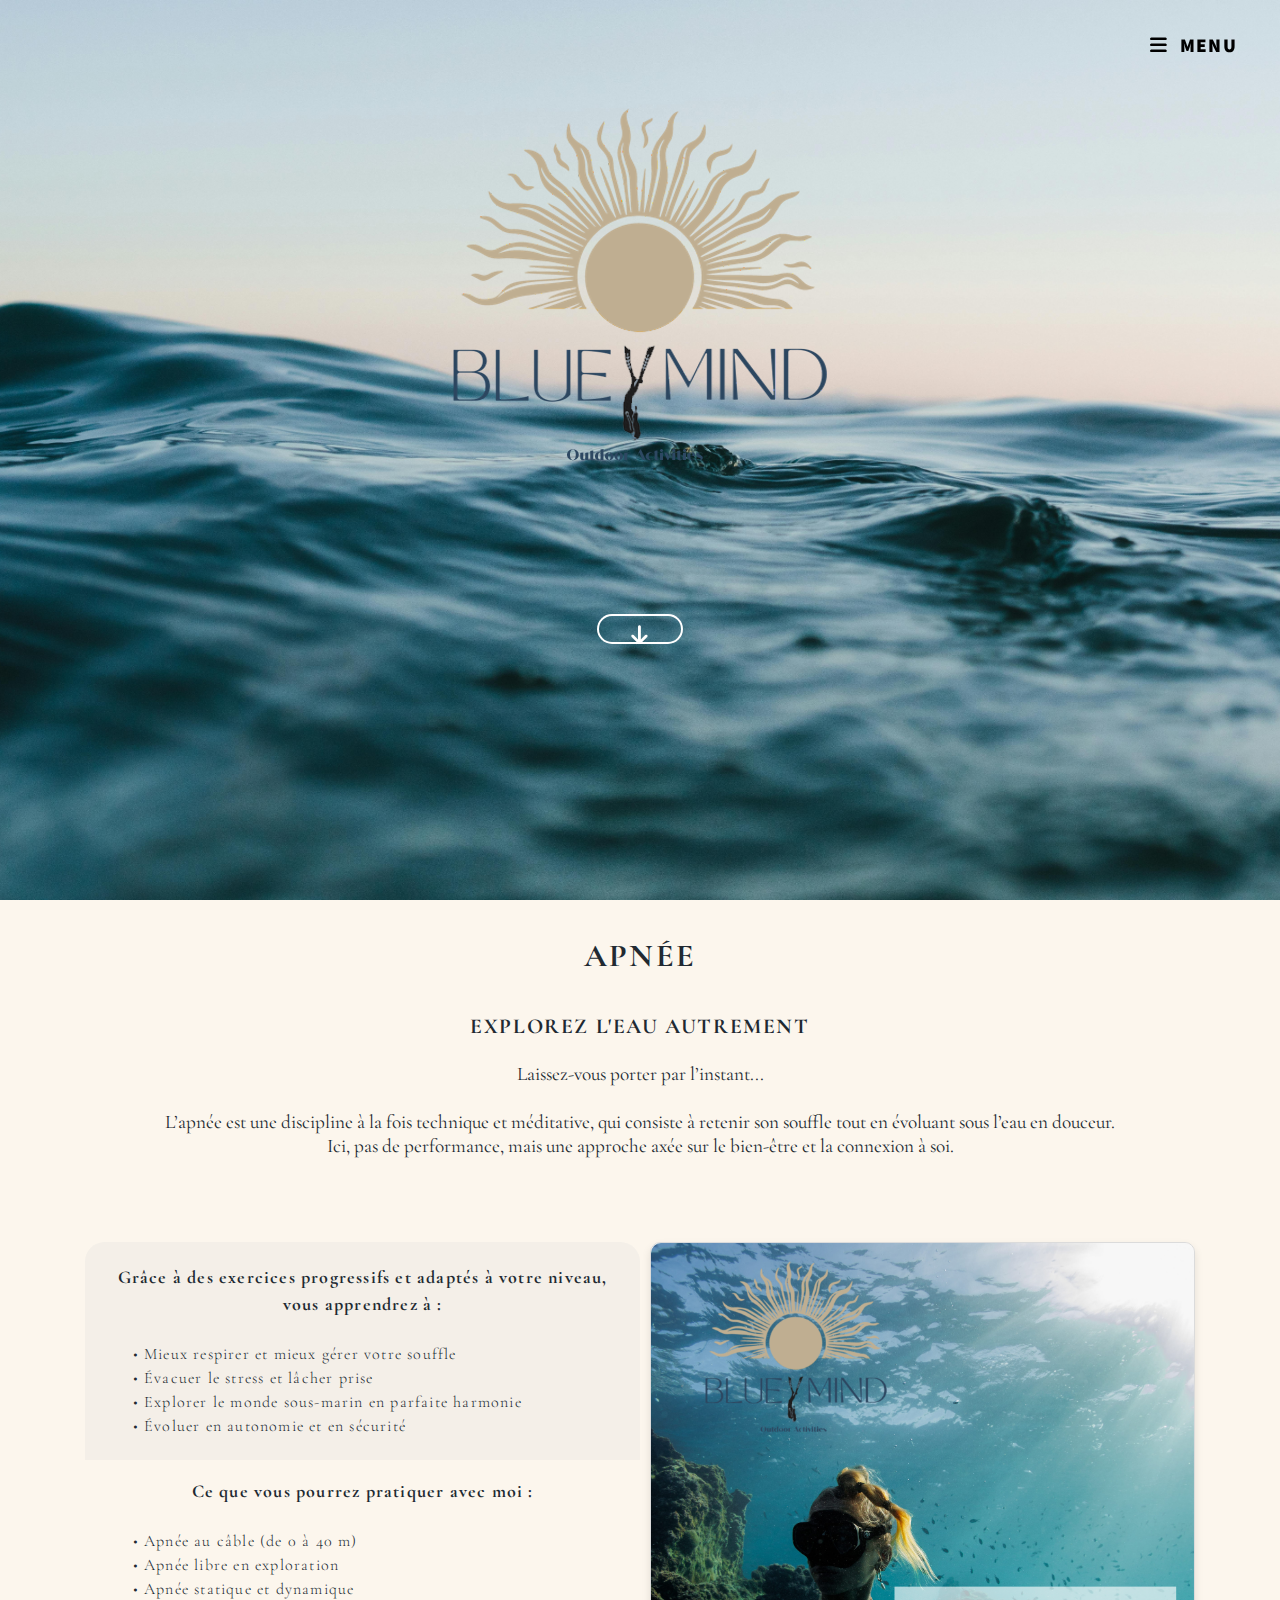
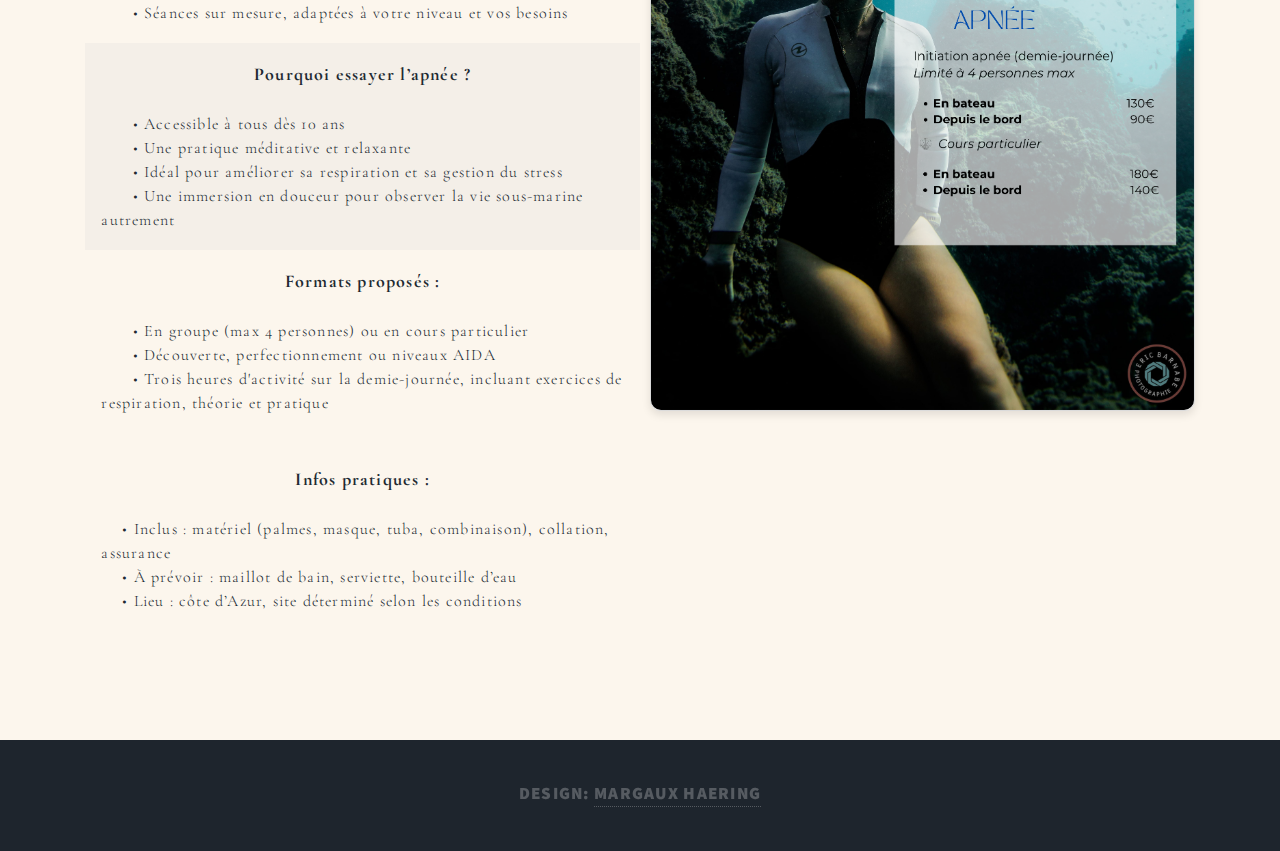
<file: activites.html>
<!DOCTYPE HTML>

<html>
	<head>
		<title>Apnée Snorkeling et Bien-être sur la Côte d'Azur</title>
		    <link rel="icon" href="images/logotest3.png" type="image/icon type">
		<meta charset="utf-8" />
<meta name="viewport" content="width=device-width, initial-scale=1.0">
<meta name="keywords" content="blue mind claire dufour apnée snorkeling snorkelling beaulieu beaulieu-sur-mer beaulieu sur mer outdoor outdoor activities activités outdoor mer spa détente
	bluemind clairedufour cote d'azur côte azur coteazur eze eze sur mer monaco cap d'ail alpes maritimes">
<meta name="description" content=" activités outdoor, apnée snorkeing et bien-être sur la Côte d'Azur,  de Beaulieu sur mer à Roquebrune Cap Martin">
		<link rel="stylesheet" href="assets/css/main.css" />

		<link href="https://fonts.googleapis.com/css2?family=Cormorant+Garamond:wght@300;400;500;600;700&display=swap" rel="stylesheet">
		<link href="https://fonts.googleapis.com/css2?family=Shadows+Into+Light&display=swap" rel="stylesheet">
		<noscript><link rel="stylesheet" href="assets/css/noscript.css" /></noscript>
		<link href="https://cdnjs.cloudflare.com/ajax/libs/font-awesome/6.5.1/css/all.min.css" rel="stylesheet">

	</head>
	<body class="is-preload">

		<!-- Wrapper -->
		<div id="wrapper" class="fade-in">

			<!-- Intro -->
				<div id="intro">
					<img src="images/logotest3.png" alt="Blue Mind Logo" style="max-width: 120%; height: auto;">
						<a href="#nav2" class="button icon solid solo fa-arrow-down scrolly"></a>
</div></div>
				<!-- Nav -->
				<nav id="nav2"></nav>
					<nav id="nav">
						<ul class="links activities-nav">

							<li><a>Apnée</a></li>
							<li><a>Snorkeling</a></li>
							<li><a>Formule Sun</a></li>
							<li><a>Formule Explore</a></li>
							<li><a>Stage</a></li>
							<li><a href='index.html' >Accueil</a></li>
						</ul>
						<ul class="icons">
							<li><a href="+tel:+33670634585" class="icon brands fa-whatsapp"><span class="label">Whatsapp</span></a></li>
							<li><a href="https://www.instagram.com/bluemind.clairedufour/" class="icon brands fa-instagram"><span class="label">Facebook</span></a></li>
						</ul>
					</nav>
				<!-- Main -->
					<div id="main">
						<div style="color:transparent;font-size:1px;"> blue mind claire dufour apnée snorkeling snorkelling beaulieu beaulieu-sur-mer beaulieu sur mer outdoor outdoor activities activités outdoor mer spa détente
							bluemind clairedufour cote d'azur côte azur coteazur eze eze sur mer monaco cap d'ail alpes maritimes </div>

					</div>


				<!-- Copyright -->
					<div id="copyright">
						Design: <a href="https://www.margauxhaering.fr">margaux haering</a>
					</div>
								</div>


		<!-- Scripts -->
		<script>

		document.addEventListener("DOMContentLoaded", () => {
		    const urlParams = new URLSearchParams(window.location.search);
		    const activity = urlParams.get("activity");

		    const navLinks = document.querySelectorAll(".activities-nav li");
		    const mainContent = document.getElementById("main");

		    const contentMap = {
        "Apnée": `
				<article class="post featured" >
					<header class="major">
						<h2>Apnée </h2>
						<h4>Explorez l'eau autrement</h4>
					</header>

					<div class='cont'>
					<img src="images/claire2.png" alt="Blue Mind" style="width:100%; border-radius:10px;">
					</div>
				<h5>


<br>Laissez-vous porter par l’instant...<br><br>

				L’apnée est une discipline à la fois technique et méditative, qui consiste à retenir son souffle tout en évoluant sous l’eau en douceur. <br>Ici, pas de performance, mais une approche axée sur le bien-être et la connexion à soi.</th>

<br><br>
</h5>

					<div class='row' style='margin-left:0;'>
					<div class='col-7-1 col-6-small activ'>



					<div class="table-responsive">
							 <table class="table text-center">
									 <thead>
											 <tr>
											 <th><div style="text-align: center;color:#26254c;"><b style='font-weight:900;font-size:18px;'>Grâce à des exercices progressifs et adaptés à votre niveau, vous apprendrez à :</b></div><br>
&nbsp;&nbsp;&nbsp;&nbsp;&nbsp;&nbsp;• Mieux respirer et mieux gérer votre souffle<br>
&nbsp;&nbsp;&nbsp;&nbsp;&nbsp;&nbsp;• Évacuer le stress et lâcher prise<br>
&nbsp;&nbsp;&nbsp;&nbsp;&nbsp;&nbsp;• Explorer le monde sous-marin en parfaite harmonie<br>
&nbsp;&nbsp;&nbsp;&nbsp;&nbsp;&nbsp;• Évoluer en autonomie et en sécurité</th>

											 </tr>
									 </thead>

									 <tbody>


											 <tr>
													 <th ><div style="text-align: center;color:#26254c;"><b style='font-weight:900;font-size:18px;'>Ce que vous pourrez pratiquer avec moi :</b></div><br>
&nbsp;&nbsp;&nbsp;&nbsp;&nbsp;&nbsp;•	Apnée au câble (de 0 à 40 m)<br>
&nbsp;&nbsp;&nbsp;&nbsp;&nbsp;&nbsp;•	Apnée libre en exploration<br>
&nbsp;&nbsp;&nbsp;&nbsp;&nbsp;&nbsp;•	Apnée statique et dynamique<br>
&nbsp;&nbsp;&nbsp;&nbsp;&nbsp;&nbsp;•	Séances sur mesure, adaptées à votre niveau et vos besoins
</th>


											 </tr>

											 <tr>
													 <th ><div style="text-align: center;color:#26254c;"><b style='font-weight:900;font-size:18px;'>Pourquoi essayer l’apnée ?</b></div><br>

&nbsp;&nbsp;&nbsp;&nbsp;&nbsp;&nbsp;• Accessible à tous dès 10 ans<br>
&nbsp;&nbsp;&nbsp;&nbsp;&nbsp;&nbsp;• Une pratique méditative et relaxante<br>
&nbsp;&nbsp;&nbsp;&nbsp;&nbsp;&nbsp;• Idéal pour améliorer sa respiration et sa gestion du stress<br>
&nbsp;&nbsp;&nbsp;&nbsp;&nbsp;&nbsp;• Une immersion en douceur pour observer la vie sous-marine autrement

</th>


											 </tr>
											 <tr>
													<th >
											 <div style="text-align: center;color:#26254c;"><b style='font-weight:900;font-size:18px;'>Formats proposés :</b></div><br>
											 	&nbsp;&nbsp;&nbsp;&nbsp;&nbsp;&nbsp;•	En groupe (max 4 personnes) ou en cours particulier<br>
											 	&nbsp;&nbsp;&nbsp;&nbsp;&nbsp;&nbsp;•	Découverte, perfectionnement ou niveaux AIDA<br>
													&nbsp;&nbsp;&nbsp;&nbsp;&nbsp;&nbsp;•	Trois heures d'activité sur la demie-journée, incluant exercices de respiration, théorie et pratique<br><br>

											 <div style="text-align: center;"><b style='font-weight:900;font-size:18px;'><br>Infos pratiques :</b></div><br>
											 &nbsp;&nbsp;&nbsp;	•	Inclus : matériel (palmes, masque, tuba, combinaison), collation, assurance<br>
											 &nbsp;&nbsp;&nbsp;	•	À prévoir : maillot de bain, serviette, bouteille d’eau<br>
											 &nbsp;&nbsp;&nbsp;	•	Lieu : côte d’Azur, site déterminé selon les conditions
											  </th>


									 </tbody>
							 </table>
					 </div>

					</div>
					<div class='col-5-1 col-6-small'>
					<div class="insta-post">
						<a href="https:www.instagram.com/bluemind.clairedufour" target="_blank">
	<img src="images/apn.png" alt="Blue Mind" style="display: block; width: 100%; border-radius:10px;">
</a>
														</div>

												</div>
					</div>
					<div style="color:transparent;font-size:1px;"> blue mind claire dufour apnée snorkeling snorkelling beaulieu beaulieu-sur-mer beaulieu sur mer outdoor outdoor activities activités outdoor mer spa détente
						bluemind clairedufour cote d'azur côte azur coteazur eze eze sur mer monaco cap d'ail alpes maritimes </div>

				</article>
        `,
        "Snorkeling": `
				<article class="post featured" >
					<header class="major">
						<h2>Snorkeling </h2>
						<h4>La randonnée palmée en Méditerranée</h4>
					</header>

					<div class='cont'>
					<img src="images/snork.jpg" alt="Blue Mind" style="width:100%; border-radius:10px;">
					</div>
					<h5><br><br>Une immersion en douceur dans le monde sous-marin<br><br>

Le snorkeling, ou randonnée palmée, est une activité accessible à tous qui permet d’explorer les fonds marins en toute simplicité. <br>Équipé de palmes, masque et tuba, ainsi que d’une combinaison shorty ou intégrale, partez à la découverte des eaux cristallines de la Méditerranée.

<br><br>Accompagné par un moniteur expérimenté, vous évoluerez en toute sécurité et <br>profiterez d’un moment unique pour observer la faune et la flore marines : poissons colorés, étoiles de mer, oursins, poulpes et j'en passe !
<br><br><br><br></h5>
					<div class='row' style='margin-left:0;'>
					<div class='col-7-1 col-6-small activ'>

					<div class="table-responsive">
							 <table class="table text-center">
									 <thead>
											 <tr>
											 <th><div style="text-align: center;color:#26254c;"><b style='font-weight:900;font-size:18px;'>Pourquoi choisir cette activité ?</b></div><br><br>

&nbsp;&nbsp;&nbsp;&nbsp;&nbsp;&nbsp;• Accessible à tous dès 7 ans<br>
&nbsp;&nbsp;&nbsp;&nbsp;&nbsp;&nbsp;• Expérience apaisante et immersive, idéale pour se reconnecter à la nature<br>
&nbsp;&nbsp;&nbsp;&nbsp;&nbsp;&nbsp;• Adaptée aux débutants et aux plus hésitants : si vous avez peur de l’eau, cette expérience peut vous aider à surmonter vos appréhensions et vous apporter un véritable bien-être
</th>

											 </tr>
									 </thead>

									 <tbody>

											 <tr>
													 <th ><div style="text-align: center;color:#26254c;"><b style='font-weight:900;font-size:18px;'>Formats proposés :</b></div><br>
	&nbsp;&nbsp;&nbsp;&nbsp;&nbsp;&nbsp;•	Demi-journée ou journée complète<br>
	&nbsp;&nbsp;&nbsp;&nbsp;&nbsp;&nbsp;•	En groupe (max 7 personnes) ou en cours particulier (1 à 3 personnes)<br><br><br>


<div style="text-align: center;color:#26254c;"><b style='font-weight:900;font-size:18px;'>Infos pratiques :</b></div><br>
&nbsp;&nbsp;&nbsp;&nbsp;&nbsp;&nbsp;•	Inclus : matériel (palmes, masque, tuba, combinaison), collation, assurance<br>
	&nbsp;&nbsp;&nbsp;&nbsp;&nbsp;&nbsp;•	À prévoir : maillot de bain, serviette, bouteille d’eau<br>
	&nbsp;&nbsp;&nbsp;&nbsp;&nbsp;&nbsp;•	Lieu : côte d’Azur, site déterminé en fonction des conditions météorologiques

	</th>


											 </tr>




									 </tbody>
							 </table>
					 </div>
					</div>
					<div class='col-5-1 col-6-small'>
					<div class="insta-post">
						<a href="https:www.instagram.com/bluemind.clairedufour" target="_blank">
	<img src="images/snorkeling.png" alt="Blue Mind" style="display: block; width: 100%; border-radius:10px;">
</a>
														</div>

												</div>
					</div>
					<div style="color:transparent;font-size:1px;"> blue mind claire dufour apnée snorkeling snorkelling beaulieu beaulieu-sur-mer beaulieu sur mer outdoor outdoor activities activités outdoor mer spa détente
						bluemind clairedufour cote d'azur côte azur coteazur eze eze sur mer monaco cap d'ail alpes maritimes </div>

				</article>
        `,
        "Formule Sun": `
				<article class="post featured" >
					<header class="major">
						<h2>Sunrise & Sunset </h2><h4>Magie du lever et coucher de soleil</h4>
					</header>

					<div class='cont'>
					<img src="images/sunset.jpg" alt="Blue Mind" style="width:100%; border-radius:10px;">
					</div>
					<h5><br><br>Une expérience unique au rythme de la nature<br>

					Profitez de la quiétude du matin ou de la magie du crépuscule pour vivre un moment hors du temps.<br><br><br><br></h5>
					<div class='row' style='margin-left:0;'>
					<div class='col-7-1 col-6-small activ'>


					<div class="table-responsive">
							 <table class="table text-center">
									 <thead>
											 <tr>

											 <th><div style="text-align: center;color:#26254c;"><b style='font-weight:900;font-size:18px;'>Au programme :</b></div><br>
											 &nbsp;&nbsp;&nbsp;&nbsp;&nbsp;&nbsp;•Une activité aquatique (randonnée palmée ou apnée)<br>
											 &nbsp;&nbsp;&nbsp;&nbsp;&nbsp;&nbsp;• Un moment de détente, suivi d’un petit-déjeuner ou apéritif face à un panorama exceptionnel</th>
											 </tr>
									 </thead>

									 <tbody>

											 <tr>
													 <th ><div style="text-align: center;color:#26254c;"><b style='font-weight:900;font-size:18px;'>
Pourquoi tenter l’expérience ?</b></div><br>

&nbsp;&nbsp;&nbsp;&nbsp;&nbsp;&nbsp;• Un cadre unique et privilégié<br>
&nbsp;&nbsp;&nbsp;&nbsp;&nbsp;&nbsp;• Un moment de reconnexion à soi et à l’environnement<br>
&nbsp;&nbsp;&nbsp;&nbsp;&nbsp;&nbsp;• L’opportunité d’observer la faune marine dans une lumière douce et apaisante

	</th>


											 </tr>

											 <tr>
													 <th ><div style="text-align: center;color:#26254c;"><b style='font-weight:900;font-size:18px;'>
													 Formats proposés :</b></div><br>
													 &nbsp;&nbsp;&nbsp;&nbsp;&nbsp;&nbsp;•	Sortie de 3 heures au lever ou au coucher du soleil<br>
													 &nbsp;&nbsp;&nbsp;&nbsp;&nbsp;&nbsp;•	Sur demande, selon les disponibilités<br><br>

													 <div style="text-align: center;color:#26254c;"><b style='font-weight:900;font-size:18px;'>Infos pratiques :</b></div><br>
													&nbsp;&nbsp;&nbsp;&nbsp;&nbsp;&nbsp;•	Inclus : matériel, collation, assurance<br>
													 &nbsp;&nbsp;&nbsp;&nbsp;&nbsp;&nbsp;•	À prévoir : maillot de bain, serviette, bouteille d’eau

	</th>


											 </tr>




									 </tbody>
							 </table>
					 </div>
					</div>
					<div class='col-5-1 col-6-small'>
					<div class="insta-post">
						<a href="https:www.instagram.com/bluemind.clairedufour" target="_blank">
	<img src="images/4.png" alt="Blue Mind" style="display: block; width: 100%; border-radius:10px;">
</a>
														</div>

												</div>
					</div>
					<div style="color:transparent;font-size:1px;"> blue mind claire dufour apnée snorkeling snorkelling beaulieu beaulieu-sur-mer beaulieu sur mer outdoor outdoor activities activités outdoor mer spa détente
						bluemind clairedufour cote d'azur côte azur coteazur eze eze sur mer monaco cap d'ail alpes maritimes </div>

				</article>
        `,
        "Formule Explore": `
				<article class="post featured" >
					<header class="major">
						<h2>Sorties Explore </h2><h4>Une expérience aquatique et bien-être</h4>
					</header>
					<div class='cont'>
					<img src="images/stretch.png" alt="Blue Mind" style="width:100%; border-radius:10px;">
					</div>
					<h5><br><br>Alliez exploration et relaxation<br><br>

					Les sorties Explore sont des demi-journées sur mesure, combinant une activité aquatique et un moment de bien-être. <br> Elles s’adaptent aux conditions météorologiques et à vos envies, pour une expérience revitalisante et immersive.<br><br><br><br>
</h5>
					<div class='row' style='margin-left:0;'>
					<div class='col-7-1 col-6-small activ'>

					<div class="table-responsive">
							 <table class="table text-center">
									 <thead>
											 <tr>
											 <th><div style="text-align: center;color:#26254c;"><b style='font-weight:900;font-size:18px;'>Exemples de combinaisons possibles :</b></div><br>
											 &nbsp;&nbsp;&nbsp;&nbsp;&nbsp;&nbsp;•	Stretching + Paddle + Spa<br>
											 &nbsp;&nbsp;&nbsp;&nbsp;&nbsp;&nbsp;•	Pilates/Stretching + Paddle<br>
											 &nbsp;&nbsp;&nbsp;&nbsp;&nbsp;&nbsp;•	Pilates + Snorkeling + Spa<br><br>
											 Chaque sortie est pensée pour se détendre, se reconnecter à la nature et profiter des bienfaits de l’eau.</th>

											 </tr>
									 </thead>

									 <tbody>

											 <tr>
													 <th ><div style="text-align: center;color:#26254c;"><b style='font-weight:900;font-size:18px;'>
													 Formats proposés :</b></div><br>
													 &nbsp;&nbsp;&nbsp;&nbsp;&nbsp;&nbsp;•	Demi-journée sur mesure (jusqu’à 3 activités au choix)<br>
													 &nbsp;&nbsp;&nbsp;&nbsp;&nbsp;&nbsp;•	Sur demande, selon la saison et la météo<br><br>

													 <div style="text-align: center;color:#26254c;"><b style='font-weight:900;font-size:18px;'>Infos pratiques :</b></div><br>
													 &nbsp;&nbsp;&nbsp;&nbsp;&nbsp;&nbsp;•	Inclus : matériel, encadrement, collation, assurance<br>
													 &nbsp;&nbsp;&nbsp;&nbsp;&nbsp;&nbsp;•	À prévoir : maillot de bain, serviette, bouteille d’eau<br>
													 &nbsp;&nbsp;&nbsp;&nbsp;&nbsp;&nbsp;•	Lieu : Côte d’Azur, lieu défini selon les conditions

	</th>


											 </tr>

									 </tbody>
							 </table>
					 </div>
					</div>
					<div class='col-5-1 col-6-small'>
					<div class="insta-post">
						<a href="https:www.instagram.com/bluemind.clairedufour" target="_blank">
	<img src="images/5.png" alt="Blue Mind" style="display: block; width: 100%; border-radius:10px;">
</a>
														</div>

												</div>
					</div>
					<div style="color:transparent;font-size:1px;"> blue mind claire dufour apnée snorkeling snorkelling beaulieu beaulieu-sur-mer beaulieu sur mer outdoor outdoor activities activités outdoor mer spa détente
						bluemind clairedufour cote d'azur côte azur coteazur eze eze sur mer monaco cap d'ail alpes maritimes </div>

				</article>
        `,
        "Stage": `
				<article class="post featured" >
					<header class="major">
						<h2>Stages </h2><h4> Immersion et progression</h4>
						</header>
						<div class='cont'>
						<img src="images/stage.png" alt="Blue Mind" style="width:100%; border-radius:10px;">
						</div>
						<h5> <br><br>Plongez plus loin dans votre pratique<br>

Que vous souhaitiez découvrir l’apnée, progresser techniquement ou explorer différentes activités aquatiques, nos stages sont faits pour vous.<br><br><br><br></h5>
						<div class='row'>
						<div class='col-6-1 col-6-small activ'>
						<div class="table-responsive">
								 <table class="table text-center">
										 <thead>
												 <tr>
												 <th><div style="text-align: center;color:#26254c;"><b style='font-weight:900;font-size:18px;'>Types de stages proposés :</b></div><br>
&nbsp;&nbsp;&nbsp;&nbsp;&nbsp;&nbsp;•	Stage d’apnée découverte & progression (2 jours)<br>
&nbsp;&nbsp;&nbsp;&nbsp;&nbsp;&nbsp;•	Stage d’apnée avec passage de niveau (2 à 5 jours)<br>
&nbsp;&nbsp;&nbsp;&nbsp;&nbsp;&nbsp;•	Stage multi-activités (2 jours) : snorkeling, apnée, paddle, respiration…</th>

												 </tr>
										 </thead>

										 <tbody>
												 <tr>
														 <th ><div style="text-align: center;color:#26254c;"><b style='font-weight:900;font-size:18px;'>
														 Pourquoi choisir un stage ?</b></div><br>

&nbsp;&nbsp;&nbsp;&nbsp;&nbsp;&nbsp;• Un enseignement personnalisé et progressif<br>
&nbsp;&nbsp;&nbsp;&nbsp;&nbsp;&nbsp;• Une immersion complète pour une vraie progression<br>
&nbsp;&nbsp;&nbsp;&nbsp;&nbsp;&nbsp;• Un moment pour soi, loin du stress quotidien


		</th>


												 </tr>

												 <tr>
														 <th ><div style="text-align: center;color:#26254c;"><b style='font-weight:900;font-size:18px;'>
														 Infos pratiques :</b></div><br>
														 	&nbsp;&nbsp;&nbsp;&nbsp;&nbsp;&nbsp;•	Inclus : matériel, encadrement, collation, assurance<br>
														 	&nbsp;&nbsp;&nbsp;&nbsp;&nbsp;&nbsp;•	À prévoir : maillot de bain, serviette, bouteille d’eau<br>
														 	&nbsp;&nbsp;&nbsp;&nbsp;&nbsp;&nbsp;•	Lieu : côte d’Azur, site défini selon les conditions

		</th>


												 </tr>

										 </tbody>
								 </table></div>
						 </div>
						 <div class='col-5-1 col-6-small'>
						 <div class="insta-post">
							 <a href="https:www.instagram.com/bluemind.clairedufour" target="_blank">
		 <img src="images/7.png" alt="Blue Mind" style="display: block; width: 100%; border-radius:10px;">
		</a>
															 </div>

													 </div></div>
													 <div style="color:transparent;font-size:1px;"> blue mind claire dufour apnée snorkeling snorkelling beaulieu beaulieu-sur-mer beaulieu sur mer outdoor outdoor activities activités outdoor mer spa détente
								 						bluemind clairedufour cote d'azur côte azur coteazur eze eze sur mer monaco cap d'ail alpes maritimes </div>

				</article>
        `
			};

	     function setActiveTab(activityName) {
	         let isSet = false;

	         navLinks.forEach(link => {
	             link.classList.remove("active");
	             if (link.textContent.trim() === activityName) {
	                 link.classList.add("active");
	                 isSet = true;
	             }
	         });

	         if (isSet && contentMap[activityName]) {
	             mainContent.innerHTML = contentMap[activityName];
	         }
	     }

	     if (activity) {
	         setActiveTab(activity);
	     } else {
	         setActiveTab(navLinks[0].textContent.trim());
	     }
	     navLinks.forEach(link => {
	         link.addEventListener("click", () => {
	             const selectedActivity = link.textContent.trim();
	             setActiveTab(selectedActivity);
	             history.replaceState(null, "", `?activity=${selectedActivity}`);
							 mainContent.scrollIntoView({ behavior: "smooth", block: "start" });

					 });
	     });
	 });


</script>
			<script src="assets/js/jquery.min.js"></script>
			<script src="assets/js/jquery.scrollex.min.js"></script>
			<script src="assets/js/jquery.scrolly.min.js"></script>
			<script src="assets/js/browser.min.js"></script>
			<script src="assets/js/breakpoints.min.js"></script>
			<script src="assets/js/util.js"></script>
			<script src="assets/js/main.js"></script>

	</body>
</html>
</file>
<file: assets/css/main.css>
@import url(fontawesome-all.min.css);
@import url("https://fonts.googleapis.com/css?family=Merriweather:300,700,300italic,700italic|Source+Sans+Pro:900");



html, body, div, span, applet, object,
iframe, h1, h2, h3, h4, h5, p, blockquote,
pre, a, abbr, acronym, address, big, cite,
code, del, dfn, em, img, ins, kbd, q, s, samp,
small, strike, strong, sub, sup, tt, var, b,
u, i, center, dl, dt, dd, ol, ul, li, fieldset,
form, label, legend, table, caption, tbody,
tfoot, thead, tr, th, td, article, aside,
canvas, details, embed, figure, figcaption,
footer, header, hgroup, menu, nav, output, ruby,
section, summary, time, mark, audio{
	margin: 0;
	padding: 0;
	border: 0;
	font-size: 100%;
	font: inherit;
	vertical-align: baseline;}

article, aside, details, figcaption, figure,
footer, header, hgroup, menu, nav, section {
	display: block;}

body {
	line-height: 1;
}

ol, ul {
	list-style: none;
}

blockquote, q {
	quotes: none;
}

	blockquote:before, blockquote:after, q:before, q:after {
		content: '';
		content: none;
	}

table {
	border-collapse: collapse;
	border-spacing: 0;
}

body {
	-webkit-text-size-adjust: none;
}

mark {
	background-color: transparent;
	color: inherit;
}

input::-moz-focus-inner {
	border: 0;
	padding: 0;
}

input, select, textarea {
	-moz-appearance: none;
	-webkit-appearance: none;
	-ms-appearance: none;
	appearance: none;
}

/* Basic */
.gallery, .gallery2 {
    display: grid;
    grid-template-columns: repeat(2, 1fr);
    gap: 15px;
    width: 500px;
    margin: 0 auto;
    flex: 1 1 auto;
    counter-reset: grid;
}
.gallery-item {
    width: 100%;
    height: 100%;
    padding-bottom: 1%;
    object-fit: cover;
    cursor: pointer;
    transition: transform 0.2s;
    grid-column: span 1;
}

.gallery-item:hover {
    transform: scale(1.05);
}

 #claire{
	 padding-left:100px;
 }

 @media screen and (max-width: 480px) {

	 #claire {
		 padding-left:0px;
	 }

 }

	@-ms-viewport {
		width: device-width;
	}

	body {
		-ms-overflow-style: scrollbar;
	}

	@media screen and (max-width: 480px) {

		html, body {
			min-width: 320px;
		}

	}

	html {
		box-sizing: border-box;
	}

	*, *:before, *:after {
		box-sizing: inherit;
	}

	body {
		background-color: #1e252d;
	}

		body.is-preload *, body.is-preload *:before, body.is-preload *:after {
			-moz-animation: none !important;
			-webkit-animation: none !important;
			-ms-animation: none !important;
			animation: none !important;
			-moz-transition: none !important;
			-webkit-transition: none !important;
			-ms-transition: none !important;
			transition: none !important;
		}

/* Type */

	html {
		font-size: 16pt;
	}




		@media screen and (max-width: 480px) {

			html {
				font-size: 10pt;
			}

		}

	body {
		color: #212931;
	}

	body, input, select, textarea {
		font-family: 'Cormorant Garamond', serif;
		font-weight: 400;
		font-size: 2em;
		line-height: 2.375;
	}

	a {
		-moz-transition: color 0.2s ease-in-out, background-color 0.2s ease-in-out, border-color 0.2s ease-in-out, box-shadow 0.2s ease-in-out;
		-webkit-transition: color 0.2s ease-in-out, background-color 0.2s ease-in-out, border-color 0.2s ease-in-out, box-shadow 0.2s ease-in-out;
		-ms-transition: color 0.2s ease-in-out, background-color 0.2s ease-in-out, border-color 0.2s ease-in-out, box-shadow 0.2s ease-in-out;
		transition: color 0.2s ease-in-out, background-color 0.2s ease-in-out, border-color 0.2s ease-in-out, box-shadow 0.2s ease-in-out;
		border-bottom: dotted 1px;
		text-decoration: none;
	}

		a:hover {
			border-bottom-color: transparent;
		}

	strong, b {
		font-weight: 600;
	}

	em, i {
		font-style: italic;
	}

	p {
		text-align: justify;
		margin: 0 0 2rem 0;
		font-size: 18px;
	}




	h1, h2, h3, h4 {
		font-family: 'Cormorant Garamond', serif;
		font-weight: 800;
		line-height: 1.5;
		letter-spacing: 0.075em;
		text-transform: uppercase;
		margin: 0 0 1rem 0;
	}


	h5{
		font-size: 0.9rem;
		color:#02033e;
		line-height:normal;
		font-family: 'Cormorant Garamond', serif;
		margin-top: -0.25rem;
		text-align: center;
	}

	@media (max-width: 450px) {
		h5{
			font-size: 1.5rem;
		}
	}


	h6{
		font-size: 1rem;
		color:#02033e;
		line-height:normal;
		font-family: 'Cormorant Garamond', serif;
		margin-top: -0.25rem;
		text-align: center;
	}

		h1 a, h2 a, h3 a, h4 a, h5 a, h6 a {
			border-bottom: 0;
			color: inherit;
			text-decoration: none;
		}

	h1 {
		font-size: 4rem;
		line-height: 1.1;
		margin: 0 0 2rem 0;
	}

	h2 {
		font-size: 1.5rem;
		line-height: 1.3;
		margin: 0 0 1.5rem 0;
	}

	h3 {
		font-size: 1.25rem;
		margin: 0 0 1.5rem 0;
	}

	h4 {
		font-size: 1rem;
	}


	h6 {
		font-size: 0.8rem;
	}

	@media (max-width: 1280px) {
		p {
			font-size: 16px;
		}
	}
	@media (max-width: 360px) {
		h2, h5{
			font-size: 1.1rem;
		}
	}

	sub {
		font-size: 0.8rem;
		position: relative;
		top: 0.5rem;
	}

	sup {
		font-size: 0.8rem;
		position: relative;
		top: -0.5rem;
	}

	blockquote {
		border-left: solid 4px;
		font-style: italic;
		margin: 0 0 2rem 0;
		padding: 0.5rem 0 0.5rem 2rem;
	}

	code {
		border: solid 2px;
		font-family: "Courier New", monospace;
		font-size: 0.9rem;
		margin: 0 0.25rem;
		padding: 0.25rem 0.65rem;
	}


.activ{
	font-size: 0.8rem;
	line-height: normal;
	text-align: justify;
}

	pre {
		-webkit-overflow-scrolling: touch;
		font-family: "Courier New", monospace;
		font-size: 0.9rem;
		margin: 0 0 2rem 0;
	}

		pre code {
			display: block;
			line-height: 1.75;
			padding: 1rem 1.5rem;
			overflow-x: auto;
		}

	hr {
		border: 0;
		border-bottom: solid 2px;
		margin: 3rem 0;
	}

		hr.major {
			margin: 5rem 0;
		}

	.align-left {
		text-align: left;
	}

	.align-center {
		text-align: center;
	}

	.align-right {
		text-align: right;
	}

	input, select, textarea {
		color: #212931;
	}

	a {
		color: #212931;
		border-bottom-color: rgba(33, 41, 49, 0.5);
	}

		a:hover {
			border-bottom-color: transparent;
			color: #5B4B3B !important;
		}

	strong, b {
		color: #212931;
	}

	h1, h2, h3, h4, h5, h6 {
		color: #212931;
	}

	blockquote {
		border-left-color: #eeeeee;
	}

	code {
		background: rgba(220, 220, 220, 0.25);
		border-color: #eeeeee;
	}

	hr {
		border-bottom-color: #eeeeee;
	}



	/* Main profile container */
	        .profile-container {
	            width: 80%;
	            max-width: 800px;
	            margin: 20px auto;
	          background-color: rgba(250,250,250, 0.7);
	            border: 1px solid #dbdbdb;
	            border-radius: 10px;
	            box-shadow: 0 4px 8px rgba(0, 0, 0, 0.1);
	            padding: 20px;
	        }

	        .profile-name a{
	          font-size:18px;
	          color:black;
	        }
	        /* Profile header section */
	        .profile-header {
	            display: flex;
	            align-items: center;
	            padding-bottom: 20px;
	            border-bottom: 1px solid #dbdbdb;
	            margin-bottom: 20px;
	        }

	        .profile-header .profile-pic {
	            width: 80px;
	            height: 80px;
	            border-radius: 50%;
	            overflow: hidden;
	            margin-right: 20px;
	        }

	        .profile-header .profile-pic img {
	            width: 100%;
	            height: 100%;
	            object-fit: cover;
	        }

	        .profile-header .profile-info {
	            flex: 1;
	        }

	        .profile-info .profile-name {
	            font-size: 20px;
	            font-weight: bold;
	            color: #333;
	        }

	        .profile-info .profile-description {
	            color: #666;
	            margin-top: 5px;
	            font-size: 14px;
	        }

	        .profile-info .follow-btn {
	            margin-top: 10px;
	            padding: 8px 12px;
	            background-color: #0095f6;
	            color: #fff;
	            border: none;
	            border-radius: 5px;
	            cursor: pointer;
	        }

	        /* Grid of posts */
	        .posts-grid {
	            display: grid;
	            grid-template-columns: repeat(3, 1fr);
	            gap: 10px;
	        }

	        /* Individual post styling */
	        .insta-post {
	            background-color: rgba(250,250,250, 0.8);
	            border: 1px solid #dbdbdb;
	            border-radius: 10px;
	            box-shadow: 0 4px 8px rgba(0, 0, 0, 0.1);
							margin-left: 10px;
							margin-top: 60px;
	        }

					.insta-post video {
	            width: 100%;
	            height: 250px;
	            object-fit: cover;
							position: relative;
							border-radius: 10px;
	        }
	        .insta-post img {
	            width: 100%;
	            object-fit: cover;
	        }

	        .insta-actions {
	            display: flex;
	            justify-content: space-between;
	            align-items: center;
	            padding-left: 20px;
							padding-top: 20px;
							font-size: 16px;
							font-family: "Source Sans Pro", Helvetica, sans-serif;
							font-weight: 400;
							letter-spacing: 0.05em;
	        }

	        .insta-actions i {
	            font-size: 20px;
	            margin-right: 10px;
	            cursor: pointer;
	        }

	        .insta-actions .likes {
	            font-weight: bold;
	            color: #333;
	        }



	@media screen and (max-width: 730px) {

					.insta-post {
				 		 background-color: rgba(250,250,250, 0.8);
				 		 border: 1px solid #dbdbdb;
				 		 border-radius: 10px;
				 		 overflow: hidden;
				 		 box-shadow: 0 4px 8px rgba(0, 0, 0, 0.1);
				 		 margin-left: 0px;
				  }

				  .insta-post video {
				 		 width: 100%;
				 		 object-fit: cover;
				 		 position: relative;
				 		 border-radius: 10px;
				  }
				  .insta-post img {
				 		 width: 100%;
				 		 object-fit: cover;
				  }

				  .insta-actions {
				 		 display: flex;
				 		 justify-content: space-between;
				 		 align-items: center;
				 		 padding-left: 20px;
				 		 padding-top: 20px;
				 		 font-size: 10px;
				 		 font-family: "Source Sans Pro", Helvetica, sans-serif;
				 		 font-weight: 400;
				 		 letter-spacing: 0.05em;
				  }

				  .insta-actions i {
				 		 font-size: 10px;
				 		 margin-right: 10px;
				 		 cursor: pointer;
				  }

				  .insta-actions .likes {
				 		 font-weight: bold;
				 		 color: #333;
				  }
}



/* Row */

.row {
    display: flex;
    flex-wrap: wrap;
}

.row > .col-6 {
	width: 50%;
	line-height: 1.3;
	font-size: 18px;
}



	.row > .col-5-1 {
			width: 41.66667%;
			flex: 1;
		}

		.row > .col-6-1 {
		    flex: 0 0 50%;
		    line-height: 1.3;
		    font-size: 18px;
		    white-space: normal;
		}

		.row > .col-6-small {
		    width: 50%;
		}


		@media screen and (max-width: 730px) {
			.row {
	       display: block;
	    }

		    .row > * {
		        padding: 0;
		    }

		    .col-6-1, .col-5-1, .col-6-small {
		        width: 100% !important;
		        display: block;
		        margin-top: 20px;
						white-space: normal !important;
						line-height: 1.6;
		    }
				.row, .col-6-1, .col-6-small, .col-5-1 {
		padding: 0 !important;
		margin: 0 !important;
		white-space: normal !important;
}


			.texti{
				display: none;
			}

		}



/* Table respo */
.table-responsive {
  border-radius: 20px;
	margin-top: 60px;
}

.table-responsive tbody,
.table-responsive td,
.table-responsive tfoot,
.table-responsive th,
.table-responsive thead,
.table-responsive tr {
  border: 0;
	font-family:'Cormorant Garamond', serif;

}

.table-responsive thead tr {
  background-color: rgba(220, 220, 220, 0.25);
  color:  #ffffff;;
}

/*.table-responsive tbody tr:nth-child(even) {
  background-color:  #ffffff;
}
*/

.table-responsive th {
  text-transform: none !important;
	font-weight: lighter;
		font-size: 16px;

}

.table-responsive th b{
  text-align: center;

}

@media (max-width: 450px) {
    .table-responsive th {
        font-size: 20px; /* Adjust to desired size */
    }
}

.table-responsive thead th {
  padding: 22px 16px !important;
}


.table>:not(caption)>*>* {
  padding: 18px 16px;
}



.table-responsive{overflow-x:auto;-webkit-overflow-scrolling:touch}

@media (max-width:575.98px){
	.table-responsive-sm{overflow-x:auto;-webkit-overflow-scrolling:touch
		}
		}

		@media (max-width:767.98px)
		{.table-responsive-md{overflow-x:auto;-webkit-overflow-scrolling:touch}
		}

		@media (max-width:991.98px){
			.table-responsive-lg{overflow-x:auto;-webkit-overflow-scrolling:touch
				}
				}

				@media (max-width:1199.98px){
					.table-responsive-xl{overflow-x:auto;-webkit-overflow-scrolling:touch
						}
						}
						@media (max-width:1399.98px){
							.table-responsive-xxl{overflow-x:auto;-webkit-overflow-scrolling:touch
								}
							}




/* Box */

	.box {
		border: solid 2px;
		margin-bottom: 2rem;
		padding: 1.5rem;
	}

		.box > :last-child,
		.box > :last-child > :last-child,
		.box > :last-child > :last-child > :last-child {
			margin-bottom: 0;
		}

		.box.alt {
			border: 0;
			border-radius: 0;
			padding: 0;
		}

	.box {
		border-color: #eeeeee;
	}



	.events-container {
	  max-width: 800px;
	  margin: 0 auto;
	  text-align: center;
	}

	.events-container h1 {
	  margin-bottom: 20px;
	  font-size: 2rem;
	  color: #000;
	}

	/* Event Card Styling */
	.event-card {
	  display: flex;
	  flex-wrap: wrap;
	  background: white;
	  margin-bottom: 20px;
	  border-radius: 10px;
	  overflow: hidden;
	  box-shadow: 0 2px 5px rgba(0, 0, 0, 0.1);
	}

	.event-date {
	  background: transparent;
	  text-align: center;
	  padding: 20px;
	  flex: 1 1 100px;
	  display: flex;
	  flex-direction: column;
	  justify-content: center;
	}

	.event-date .day {
	  font-size: 2rem;
	  font-weight: bold;
	  color: #000;
	}

	.event-date .month-year {
	  font-size: 1rem;
	  color: #666;
	}

	.event-content {
	  display: flex;
	  flex: 3 1 500px;
	  padding: 15px;
	  align-items: center;
	  gap: 15px;
	}

	.event-image {
	  width: 200px;
	  height: auto;
	  border-radius: 10px;
	}

	.event-details {
	  text-align: left;
		padding-left: 50px;
	}

	.event-details h2 {
	  font-size: 1.2rem;
	  margin-bottom: 10px;
	  color: #004080;
	}

	.event-details p {
	  font-size: 0.8rem;
	  color: #333;
		line-height: 1.5;
	}

	@media (max-width: 768px) {
	  .event-content {
	    flex-direction: column; /* Stack children vertically */
	    align-items: center; /* Center-align content */
	    text-align: center; /* Optional for a cleaner appearance */
	  }

	  .event-image {
	    width: 100%; /* Make the image take the full width of its container */
	    max-width: 300px; /* Optional: Limit max image size for better layout */
	    height: auto; /* Maintain aspect ratio */
	  }

	  .event-details {
	    margin-top: 10px; /* Add spacing between the image and details */
	  }
	}





	.responsive-cell-block {
	  min-height: 75px;
	}

	.text-blk {
	  margin-top: 0px;
	  margin-right: 0px;
	  margin-bottom: 0px;
	  margin-left: 0px;
	  padding-top: 0px;
	  padding-right: 0px;
	  padding-bottom: 0px;
	  padding-left: 0px;
	  line-height: 25px;
	  height: 50%;
	  width: 100%;
	}



	.responsive-container-block {
	  min-height: 75px;
	  height: fit-content;
	  width: 100%;
	  padding-top: 0px;
	  padding-right: 0px;
	  padding-bottom: 0px;
	  padding-left: 0px;
	  display: flex;
	  flex-wrap: wrap;
	  margin-top: 0px;
	  margin-right: auto;
	  margin-bottom: 0px;
	  margin-left: auto;
	  justify-content: flex-start;
	}

	.responsive-container-block.bg {
	  width: 100%;
	  height: auto;
	  flex-direction: column;
	  justify-content: flex-start;
	  align-items: center;
	  max-width: 1320px;
	  margin: 50px 0 50px 0;
	}

	.text-blk.title {
	  width: 100%;
	  height: auto;
	  text-align: center;
	  font-size: 36px;
	  line-height: 45px;
	  font-weight: 900;
	  margin-top: 0px;
	  margin-right: 0px;
	  margin-bottom: 0px;
	  margin-left: 0px;
	  margin: 0 0 15px 0;
	}

	* {
	  font-family: Nunito, sans-serif;
	}

	.text-blk.desc {
	  text-align: center;
	  font-size: 18px;
	  line-height: 28px;
	  height: auto;
	  margin-top: 0px;
	  margin-right: 0px;
	  margin-bottom: 50px;
	  margin-left: 0px;
	  max-width: 750px;
	}


.colblock{
	flex: 33.3%;
	padding:20px;
}


	.responsive-cell-block.wk-desk-1.wk-tab-1.wk-mobile-1.wk-ipadp-1.content {
	  width: 100%;
	  height: auto;
	  box-shadow: rgba(0, 0, 0, 0.05) 0px 4px 20px 7px;
	  border-top-left-radius: 16px;
	  border-top-right-radius: 16px;
	  border-bottom-right-radius: 16px;
	  border-bottom-left-radius: 16px;
	  display: flex;
	  flex-direction: column;
	  align-items: center;
		margin-top: 30px;
		align-self: flex-start;
	}

	.text-blk.info-block {
	  width: 85%;
	  height: auto;
	  font-size: 18px;
	  line-height: 30px;
	  margin-top: 0px;
	  margin-right: 0px;
	  margin-bottom: 50px;
	  margin-left: 0px;
	  margin: 30px 0 10px 0;
	}

	.responsive-container-block.person {
	  width: 90%;
	  min-height: 0px;
	  height: auto;
	  margin-top: 0px;
	  margin-right: 31.25px;
	  margin-bottom: 20px;
	  margin-left: 31.25px;
	}

	.responsive-cell-block.wk-desk-6.wk-ipadp-6.wk-tab-12.wk-mobile-12.icon-block {
	  width: 22%;
	  height: auto;
	  display: flex;
	  justify-content: center;
	  align-items: center;
	}

	.responsive-cell-block.wk-desk-6.wk-ipadp-6.wk-tab-12.wk-mobile-12.text-block {
	  width: 78%;
	  height: 100%;
	  display: flex;
	  flex-direction: column;
	  align-items: flex-start;
	  justify-content: center;
	}

	.text-blk.name {
	  font-size: 18px;
	  line-height: 20px;
	  font-weight: 900;
	  height: auto;
	  width: 100%;
	  padding-top: 0px;
	  padding-right: 10px;
	  padding-bottom: 0px;
	  padding-left: 10px;
	}

	.text-blk.desig {
	  line-height: 10px;
		font-size: 13px;
		font-style: italic;
	  height: auto;
	  width: 100%;
	  padding-top: 10px;
	  padding-right: 10px;
	  padding-bottom: 10px;
	  padding-left: 10px;
	}

	.profile-img {
	  width: 60px;
	  height: 60px;
	  border-top-left-radius: 50%;
	  border-top-right-radius: 50%;
	  border-bottom-right-radius: 50%;
	  border-bottom-left-radius: 50%;
	}

	.responsive-container-block.big-container {
	  justify-content: center;
	  padding: 0 50px 0 50px;
	}

	@media (max-width: 1024px) {
	  .responsive-cell-block.wk-desk-1.wk-tab-1.wk-mobile-1.wk-ipadp-1.content {
	    width: 47%;
	  }

	  .responsive-cell-block.wk-desk-1.wk-tab-1.wk-mobile-1.wk-ipadp-1.content.bottom {
	    margin-top: 5%;
	    margin-right: 0px;
	    margin-bottom: 0px;
	    margin-left: 25%;
	  }

	  .text-blk.desc {
	    width: 70%;
	  }

	  .responsive-container-block.person {
	    margin-top: 5%;
	    margin-right: 31.25px;
	    margin-bottom: 0px;
	    margin-left: 31.25px;
	  }

	  .text-blk.title {
	    margin-top: 0px;
	    margin-right: 0px;
	    margin-bottom: 0px;
	    margin-left: 0px;
	  }

	  .responsive-container-block.person {
	    margin-top: 21.9375px;
	    margin-right: 31.25px;
	    margin-bottom: 20px;
	    margin-left: 31.25px;
	  }

	  .text-blk.info-block {
	    margin-top: 30px;
	    margin-right: 0px;
	    margin-bottom: 25px;
	    margin-left: 0px;
	  }
	}

	@media (max-width: 768px) {
	  .responsive-container-block.person {
	    margin-top: 0px;
	    margin-right: 31.25px;
	    margin-bottom: 0px;
	    margin-left: 31.25px;
	  }

	  .text-blk.info-block {
	    height: 50%;
	    font-size: 17px;
	  }

	  .responsive-cell-block.wk-desk-1.wk-tab-1.wk-mobile-1.wk-ipadp-1.content {
	    width: 100%;
	    margin-top: 0px;
	    margin-right: 0px;
	    margin-bottom: 5%;
	    margin-left: 0px;
	  }

	  .text-blk.desc {
	    margin-top: 0px;
	    margin-right: 0px;
	    margin-bottom: 80px;
	    margin-left: 0px;
	    width: 85%;
	    font-size: 17px;
	  }

	  .text-blk.title {
	    margin-top: 0px;
	    margin-right: 0px;
	    margin-bottom: 0px;
	    margin-left: 0px;
	    font-size: 30px;
	  }

	  .responsive-cell-block.wk-desk-1.wk-tab-1.wk-mobile-1.wk-ipadp-1.content.bottom {
	    width: 100%;
	    margin-top: 0px;
	    margin-right: 0px;
	    margin-bottom: 0px;
	    margin-left: 0px;
	  }

	  .responsive-container-block.blocks {
	    margin-top: 0px;
	    margin-right: 0px;
	    margin-bottom: 0px;
	    margin-left: 0px;
	  }

	  .responsive-container-block.bg {
	    flex-wrap: nowrap;
	  }

	  .responsive-container-block.person {
	    margin-top: 0px;
	    margin-right: 31.25px;
	    margin-bottom: 20px;
	    margin-left: 31.25px;
	  }

	  .text-blk.info-block {
	    margin-top: 30px;
	    margin-right: 0px;
	    margin-bottom: 30px;
	    margin-left: 0px;
	  }

	  .text-blk.desc {
	    margin-top: 0px;
	    margin-right: 0px;
	    margin-bottom: 30px;
	    margin-left: 0px;
	  }

		.text-blk.desig {
	    font-size: 10px;
			font-style: italic;
	  }

	  .text-blk.name {
	    font-size: 17px;
	  }
	}

	@media (max-width: 500px) {
	  .responsive-cell-block.wk-desk-1.wk-tab-1.wk-mobile-1.wk-ipadp-1.content {
	    width: 100%;
	    margin-top: 30px;
	    margin-right: 0px;
	    margin-bottom: 8%;
	    margin-left: 0px;
	  }

	  .text-blk.desc {
	    width: 90%;
	    margin-top: 0px;
	    margin-right: 0px;
	    margin-bottom: 0px;
	    margin-left: 0px;
	    font-size: 16px;
	    line-height: 24px;
	  }

	  .text-blk.title {
	    margin-top: 0px;
	    margin-right: 0px;
	    margin-bottom: 0px;
	    margin-left: 0px;
	    font-size: 26px;
	  }

	  .text-blk.info-block {
	    margin-top: 30px;
	    margin-right: 0px;
	    margin-bottom: 50px;
	    margin-left: 0px;
	    font-size: 16px;
	    line-height: 26px;
	    margin: 30px 0 20px 0;
	  }

	  .text-blk.desc {
	    margin-top: 0px;
	    margin-right: 0px;
	    margin-bottom: 30px;
	    margin-left: 0px;
	  }

	  .responsive-container-block.big-container {
	    padding: 0 30px 0 30px;
	  }

	  .text-blk.name {
	    font-size: 17px;
	  }

	  .text-blk.desig {
	    font-size: 10px;
			font-style: italic;
	  }

		.responsive-cell-block.wk-desk-1.wk-tab-1.wk-mobile-1.wk-ipadp-1.content.bottom {
	    width: 100%;
	    margin-top: 20px;
	  }

	}


/* Button */

	input[type="submit"],
	input[type="reset"],
	input[type="button"],
	button,
	.button {
		-moz-appearance: none;
		-webkit-appearance: none;
		-ms-appearance: none;
		appearance: none;
		-moz-transition: background-color 0.2s ease-in-out, box-shadow 0.2s ease-in-out, color 0.2s ease-in-out;
		-webkit-transition: background-color 0.2s ease-in-out, box-shadow 0.2s ease-in-out, color 0.2s ease-in-out;
		-ms-transition: background-color 0.2s ease-in-out, box-shadow 0.2s ease-in-out, color 0.2s ease-in-out;
		transition: background-color 0.2s ease-in-out, box-shadow 0.2s ease-in-out, color 0.2s ease-in-out;
		border: 0;
		border-radius: 0;
		cursor: pointer;
		display: inline-block;
		font-family: "Source Sans Pro", Helvetica, sans-serif;
		font-size: 0.8rem;
		font-weight: 900;
		letter-spacing: 0.075em;
		height: 2rem;
		line-height: 2rem;
		padding: 0 2rem;
		text-align: center;
		text-decoration: none;
		text-transform: uppercase;
		white-space: nowrap;
	}

		input[type="submit"].icon:before,
		input[type="reset"].icon:before,
		input[type="button"].icon:before,
		button.icon:before,
		.button.icon:before {
			margin-right: 0.5rem;
		}

		input[type="submit"].icon.solo,
		input[type="reset"].icon.solo,
		input[type="button"].icon.solo,
		button.icon.solo,
		.button.icon.solo {
			position: relative;
			width: 4rem;
			height: 2rem;
			line-height: 2rem;
			border-radius: 3rem;
			text-indent: 3rem;
			padding: 0;
			white-space: nowrap;
		}

			input[type="submit"].icon.solo:before,
			input[type="reset"].icon.solo:before,
			input[type="button"].icon.solo:before,
			button.icon.solo:before,
			.button.icon.solo:before {
				position: absolute;
				display: block;
				top: 0;
				left: 0;
				width: inherit;
				height: inherit;
				line-height: inherit;
				font-size: 1rem;
				margin-right: 0;
				text-align: center;
				text-indent: 0;
			}

		input[type="submit"].fit,
		input[type="reset"].fit,
		input[type="button"].fit,
		button.fit,
		.button.fit {
			width: 100%;
		}

		input[type="submit"].small,
		input[type="reset"].small,
		input[type="button"].small,
		button.small,
		.button.small {
			font-size: 0.7rem;
			height: 2.5rem;
			line-height: 2.5rem;
			padding: 0 1.5rem;
		}

		input[type="submit"].large,
		input[type="reset"].large,
		input[type="button"].large,
		button.large,
		.button.large {
			font-size: 1rem;
			height: 3.75rem;
			line-height: 3.75rem;
		}

		@media screen and (max-width: 980px) {

			input[type="submit"],
			input[type="reset"],
			input[type="button"],
			button,
			.button {
				font-size: 0.9rem;
				height: 3.25rem;
				line-height: 3.25rem;
				bottom: 150px;
			}

				input[type="submit"].large,
				input[type="reset"].large,
				input[type="button"].large,
				button.large,
				.button.large {
					font-size: 1rem;
					height: 3.75rem;
					line-height: 3.75rem;
				}

		}

		input[type="submit"].disabled, input[type="submit"]:disabled,
		input[type="reset"].disabled,
		input[type="reset"]:disabled,
		input[type="button"].disabled,
		input[type="button"]:disabled,
		button.disabled,
		button:disabled,
		.button.disabled,
		.button:disabled {
			pointer-events: none;
			opacity: 0.25;
		}

	input[type="submit"],
	input[type="reset"],
	input[type="button"],
	button,
	.button {
		background-color: transparent;
		box-shadow: inset 0 0 0 2px #212931;
		color: #212931 !important;
	}

		input[type="submit"]:hover,
		input[type="reset"]:hover,
		input[type="button"]:hover,
		button:hover,
		.button:hover {
			box-shadow: inset 0 0 0 2px #5B4B3B;
			color: #5B4B3B !important;
		}

		input[type="submit"].primary,
		input[type="reset"].primary,
		input[type="button"].primary,
		button.primary,
		.button.primary {
			background-color: #212931;
			box-shadow: none;
			color: #ffffff !important;
		}

			input[type="submit"].primary:hover,
			input[type="reset"].primary:hover,
			input[type="button"].primary:hover,
			button.primary:hover,
			.button.primary:hover {
				background-color: #212931;
			}

/* Form */

	form {
		margin: 0 0 2rem 0;
	}

		form > :last-child {
			margin-bottom: 0;
		}

		form > .fields {
			display: -moz-flex;
			display: -webkit-flex;
			display: -ms-flex;
			display: flex;
			-moz-flex-wrap: wrap;
			-webkit-flex-wrap: wrap;
			-ms-flex-wrap: wrap;
			flex-wrap: wrap;
			width: calc(100% + 3rem);
			margin: -1.5rem 0 2rem -1.5rem;
		}

			form > .fields > .field {
				-moz-flex-grow: 0;
				-webkit-flex-grow: 0;
				-ms-flex-grow: 0;
				flex-grow: 0;
				-moz-flex-shrink: 0;
				-webkit-flex-shrink: 0;
				-ms-flex-shrink: 0;
				flex-shrink: 0;
				padding: 1.5rem 0 0 1.5rem;
				width: calc(100% - 1.5rem);
			}

				form > .fields > .field.half {
					width: calc(50% - 0.75rem);
				}

				form > .fields > .field.third {
					width: calc(100%/3 - 0.5rem);
				}

				form > .fields > .field.quarter {
					width: calc(25% - 0.375rem);
				}

		@media screen and (max-width: 480px) {

			form > .fields {
				width: calc(100% + 3rem);
				margin: -1.5rem 0 2rem -1.5rem;
			}

				form > .fields > .field {
					padding: 1.5rem 0 0 1.5rem;
					width: calc(100% - 1.5rem);
				}

					form > .fields > .field.half {
						width: calc(100% - 1.5rem);
					}

					form > .fields > .field.third {
						width: calc(100% - 1.5rem);
					}

					form > .fields > .field.quarter {
						width: calc(100% - 1.5rem);
					}

		}

	label {
		display: block;
		font-family: "Source Sans Pro", Helvetica, sans-serif;
		font-weight: 900;
		line-height: 1.5;
		letter-spacing: 0.075em;
		font-size: 0.8rem;
		text-transform: uppercase;
		margin: 0 0 0.75rem 0;
	}

		@media screen and (max-width: 980px) {

			label {
				font-size: 0.9rem;
			}

		}

	input[type="text"],
	input[type="password"],
	input[type="email"],
	select,
	textarea {
		-moz-appearance: none;
		-webkit-appearance: none;
		-ms-appearance: none;
		appearance: none;
		background: transparent;
		border-radius: 0;
		border: solid 2px;
		color: inherit;
		display: block;
		outline: 0;
		padding: 0 1rem;
		text-decoration: none;
		width: 100%;
	}

		input[type="text"]:invalid,
		input[type="password"]:invalid,
		input[type="email"]:invalid,
		select:invalid,
		textarea:invalid {
			box-shadow: none;
		}

	select {
		background-size: 1.25rem;
		background-repeat: no-repeat;
		background-position: calc(100% - 1rem) center;
		height: 3rem;
		padding-right: 3rem;
		text-overflow: ellipsis;
	}

		select:focus::-ms-value {
			background-color: transparent;
		}

		select::-ms-expand {
			display: none;
		}

	input[type="text"],
	input[type="password"],
	input[type="email"],
	select {
		height: 3rem;
	}

	textarea {
		padding: 0.75rem 1rem;
	}

	input[type="checkbox"],
	input[type="radio"] {
		-moz-appearance: none;
		-webkit-appearance: none;
		-ms-appearance: none;
		appearance: none;
		display: block;
		float: left;
		margin-right: -2rem;
		opacity: 0;
		width: 1rem;
		z-index: -1;
	}

		input[type="checkbox"] + label,
		input[type="radio"] + label {
			text-decoration: none;
			cursor: pointer;
			display: inline-block;
			font-size: 1rem;
			letter-spacing: 0;
			font-family: "Merriweather", Georgia, serif;
			text-transform: none;
			font-weight: 300;
			padding-left: 2.8rem;
			padding-right: 1rem;
			position: relative;
		}

			input[type="checkbox"] + label:before,
			input[type="radio"] + label:before {
				-moz-osx-font-smoothing: grayscale;
				-webkit-font-smoothing: antialiased;
				display: inline-block;
				font-style: normal;
				font-variant: normal;
				text-rendering: auto;
				line-height: 1;
				text-transform: none !important;
				font-family: 'Font Awesome 5 Free';
				font-weight: 900;
			}

			input[type="checkbox"] + label:before,
			input[type="radio"] + label:before {
				border-radius: 0;
				border: solid 2px;
				content: '';
				display: inline-block;
				font-size: 0.8rem;
				height: 1.8rem;
				left: 0;
				line-height: 1.65rem;
				position: absolute;
				text-align: center;
				top: -0.125rem;
				width: 1.8rem;
			}

		input[type="checkbox"]:checked + label:before,
		input[type="radio"]:checked + label:before {
			content: '\f00c';
		}

	input[type="checkbox"] + label:before {
		border-radius: 0;
	}

	input[type="radio"] + label:before {
		border-radius: 100%;
	}

	::-webkit-input-placeholder {
		opacity: 1.0;
	}

	:-moz-placeholder {
		opacity: 1.0;
	}

	::-moz-placeholder {
		opacity: 1.0;
	}

	:-ms-input-placeholder {
		opacity: 1.0;
	}

	label {
		color: #212931;
	}

	input[type="text"],
	input[type="password"],
	input[type="email"],
	select,
	textarea {
		border-color: #eeeeee;
	}

		input[type="text"]:focus,
		input[type="password"]:focus,
		input[type="email"]:focus,
		select:focus,
		textarea:focus {
			border-color: #5B4B3B;
		}

	select {
		background-image: url("data:image/svg+xml;charset=utf8,%3Csvg xmlns='http://www.w3.org/2000/svg' width='40' height='40' preserveAspectRatio='none' viewBox='0 0 40 40'%3E%3Cpath d='M9.4,12.3l10.4,10.4l10.4-10.4c0.2-0.2,0.5-0.4,0.9-0.4c0.3,0,0.6,0.1,0.9,0.4l3.3,3.3c0.2,0.2,0.4,0.5,0.4,0.9 c0,0.4-0.1,0.6-0.4,0.9L20.7,31.9c-0.2,0.2-0.5,0.4-0.9,0.4c-0.3,0-0.6-0.1-0.9-0.4L4.3,17.3c-0.2-0.2-0.4-0.5-0.4-0.9 c0-0.4,0.1-0.6,0.4-0.9l3.3-3.3c0.2-0.2,0.5-0.4,0.9-0.4S9.1,12.1,9.4,12.3z' fill='%23eeeeee' /%3E%3C/svg%3E");
	}

		select option {
			background-color: #ffffff;
			color: #212931;
		}

	.select-wrapper:before {
		color: #eeeeee;
	}

	input[type="checkbox"] + label,
	input[type="radio"] + label {
		color: #212931;
	}

		input[type="checkbox"] + label:before,
		input[type="radio"] + label:before {
			border-color: #eeeeee;
		}

	input[type="checkbox"]:checked + label:before,
	input[type="radio"]:checked + label:before {
		background-color: #212931;
		border-color: #212931;
		color: #ffffff;
	}

	input[type="checkbox"]:focus + label:before,
	input[type="radio"]:focus + label:before {
		border-color: #5B4B3B;
	}

	::-webkit-input-placeholder {
		color: #909498 !important;
	}

	:-moz-placeholder {
		color: #909498 !important;
	}

	::-moz-placeholder {
		color: #909498 !important;
	}

	:-ms-input-placeholder {
		color: #909498 !important;
	}

	.formerize-placeholder {
		color: #909498 !important;
	}

/* Icon */

	.icon {
		text-decoration: none;
		border-bottom: none;
		position: relative;
	}

		.icon:before {
			-moz-osx-font-smoothing: grayscale;
			-webkit-font-smoothing: antialiased;
			display: inline-block;
			font-style: normal;
			font-variant: normal;
			text-rendering: auto;
			line-height: 1;
			text-transform: none !important;
			font-family: 'Font Awesome 5 Free';
			font-weight: 400;
		}

		.icon > .label {
			display: none;
		}

		.icon:before {
			line-height: inherit;
		}

		.icon.solid:before {
			font-weight: 900;
		}

		.icon.brands:before {
			font-family: 'Font Awesome 5 Brands';
		}

/* Image */

	.image {
		border: 0;
		display: inline-block;
		position: relative;
	}

		.image img {
			display: block;
		}

		.image.left, .image.right {
			max-width: 40%;
		}

			.image.left img, .image.right img {
				width: 100%;
			}

		.image.left {
			float: left;
			margin: 0 2rem 2rem 0;
			top: 0.75rem;
		}

		.image.right {
			float: right;
			margin: 0 0 2rem 2rem;
			top: 0.75rem;
		}

		.image.fit {
			display: block;
			margin: 1rem 1rem 1rem 4rem;
			width: 75%;

		}

			.image.fit:first-child {
				margin-top: 0;
			}

			.image.fit img {
				width: 100%;
			}

		.image.main {
			display: block;
			margin: 5rem 0;
			width: 94%;
		}

			.image.main:first-child {
				margin-top: 0;
			}

			.image.main img {
				width: 100%;
				margin: 0 5rem;
			}




		@media screen and (max-width: 736px) {

			.image.fit {
				margin: 2rem 0;
			}

			.image.main {
				margin-top: 20px;
				margin-left: -50px;
			}

		}

	a.image {
		overflow: hidden;
	}

		a.image img {
			-moz-transition: -moz-transform 0.2s ease-out;
			-webkit-transition: -webkit-transform 0.2s ease-out;
			-ms-transition: -ms-transform 0.2s ease-out;
			transition: transform 0.2s ease-out;
		}

		a.image:hover img {
			-moz-transform: scale(1.05);
			-webkit-transform: scale(1.05);
			-ms-transform: scale(1.05);
			transform: scale(1.05);
		}

/* Actions */

	ul.actions {
		display: -moz-flex;
		display: -webkit-flex;
		display: -ms-flex;
		display: flex;
		cursor: default;
		list-style: none;
		margin-left: -1rem;
		padding-left: 0;
	}

		ul.actions li {
			padding: 0 0 0 1rem;
			vertical-align: middle;
		}

		ul.actions.special {
			-moz-justify-content: center;
			-webkit-justify-content: center;
			-ms-justify-content: center;
			justify-content: center;
			width: 100%;
			margin-left: 0;
		}

			ul.actions.special li:first-child {
				padding-left: 0;
			}

		ul.actions.stacked {
			-moz-flex-direction: column;
			-webkit-flex-direction: column;
			-ms-flex-direction: column;
			flex-direction: column;
			margin-left: 0;
		}

			ul.actions.stacked li {
				padding: 1.3rem 0 0 0;
			}

				ul.actions.stacked li:first-child {
					padding-top: 0;
				}

		ul.actions.fit {
			width: calc(100% + 1rem);
		}

			ul.actions.fit li {
				-moz-flex-grow: 1;
				-webkit-flex-grow: 1;
				-ms-flex-grow: 1;
				flex-grow: 1;
				-moz-flex-shrink: 1;
				-webkit-flex-shrink: 1;
				-ms-flex-shrink: 1;
				flex-shrink: 1;
				width: 100%;
			}

				ul.actions.fit li > * {
					width: 100%;
				}

			ul.actions.fit.stacked {
				width: 100%;
			}

		@media screen and (max-width: 480px) {

			ul.actions:not(.fixed) {
				-moz-flex-direction: column;
				-webkit-flex-direction: column;
				-ms-flex-direction: column;
				flex-direction: column;
				margin: 0 auto;
				width: 70% !important;
			}

				ul.actions:not(.fixed) li {
					-moz-flex-grow: 1;
					-webkit-flex-grow: 1;
					-ms-flex-grow: 1;
					flex-grow: 1;
					-moz-flex-shrink: 1;
					-webkit-flex-shrink: 1;
					-ms-flex-shrink: 1;
					flex-shrink: 1;
					padding: 1rem 0 0 0;
					text-align: center;
					width: 100%;
				}

					ul.actions:not(.fixed) li > * {
						width: 100%;
					}

					ul.actions:not(.fixed) li:first-child {
						padding-top: 0;
					}

					ul.actions:not(.fixed) li input[type="submit"],
					ul.actions:not(.fixed) li input[type="reset"],
					ul.actions:not(.fixed) li input[type="button"],
					ul.actions:not(.fixed) li button,
					ul.actions:not(.fixed) li .button {
						width: 100%;
					}

						ul.actions:not(.fixed) li input[type="submit"].icon:before,
						ul.actions:not(.fixed) li input[type="reset"].icon:before,
						ul.actions:not(.fixed) li input[type="button"].icon:before,
						ul.actions:not(.fixed) li button.icon:before,
						ul.actions:not(.fixed) li .button.icon:before {
							margin-left: -0.5rem;
						}

		}

/* Icons */

	ul.icons {
		cursor: default;
		list-style: none;
		padding-left: 0;
	}

		ul.icons li {
			display: inline-block;
			padding: 0 0.5rem 0 0;
			vertical-align: middle;
		}

			ul.icons li:last-child {
				padding-right: 0;
			}

			ul.icons li .icon:before {
				width: 2.25rem;
				height: 2.25rem;
				line-height: 2.25rem;
				display: inline-block;
				text-align: center;
				border-radius: 100%;
				font-size: 1.25rem;
			}

		ul.icons.alt li .icon:before {
			-moz-transition: color 0.2s ease-in-out, background-color 0.2s ease-in-out, border-color 0.2s ease-in-out, box-shadow 0.2s ease-in-out;
			-webkit-transition: color 0.2s ease-in-out, background-color 0.2s ease-in-out, border-color 0.2s ease-in-out, box-shadow 0.2s ease-in-out;
			-ms-transition: color 0.2s ease-in-out, background-color 0.2s ease-in-out, border-color 0.2s ease-in-out, box-shadow 0.2s ease-in-out;
			transition: color 0.2s ease-in-out, background-color 0.2s ease-in-out, border-color 0.2s ease-in-out, box-shadow 0.2s ease-in-out;
			font-size: 1rem;
		}

/* List */

	ol {
		list-style: decimal;
		margin: 0 0 2rem 0;
		padding-left: 1.25rem;
	}

		ol li {
			padding-left: 0.25rem;
		}

	ul {
		list-style: disc;
		margin: 0 0 2rem 0;
		padding-left: 1rem;
	}

		ul li {
			padding-left: 0.5rem;
		}

		ul.divided {
			list-style: none;
			padding-left: 0;
		}

			ul.divided li {
				border-top: solid 1px;
				padding: 0.5rem 0;
			}

				ul.divided li:first-child {
					border-top: 0;
					padding-top: 0;
				}

	dl {
		margin: 0 0 2rem 0;
	}

		dl dt {
			display: block;
			font-weight: 600;
			margin: 0 0 1rem 0;
		}

		dl dd {
			margin-left: 2rem;
		}

	ul.divided li {
		border-top-color: #eeeeee;
	}

	ul.icons li a.icon:hover:before {
		color: #5B4B3B;
	}

	ul.icons.alt li .icon:before {
		box-shadow: inset 0 0 0 2px #eeeeee;
	}

	ul.icons.alt li a.icon:hover:before {
		box-shadow: inset 0 0 0 2px #5B4B3B;
	}

/* Section/Article */

	section.special, article.special {
		text-align: center;
	}

	header {
		cursor: default;
	}

		header > .date {
			display: block;
			font-size: 0.8rem;
			height: 1;
			margin: 0 0 1rem 0;
			position: relative;
		}

		header > p {
			font-style: italic;
		}

		header > h1 + p {
			font-size: 1.1rem;
			margin-top: -0.5rem;
			line-height: 2;
		}

		header > h2 + p {
			font-size: 0.8rem;
			margin-top: -0.75rem;
			line-height: 1.2;
		}

		header > h3 + p {
			font-size: 0.9rem;
			margin-top: -0.75rem;
		}

		header > h4 + p {
			font-size: 0.8rem;
			margin-top: -0.75rem;
		}

		header.major {
			margin: 0 0 0rem 0;
			text-align: center;
		}

			header.major > :last-child {
				margin-bottom: 0;
			}

			header.major > p {
				margin-top: 0;
				text-align: center;
			}

			header.major > .date {
				font-size: 1rem;
				margin: 0 0 4rem 0;
			}

				header.major > .date:before, header.major > .date:after {
					content: '';
					display: block;
					position: absolute;
					top: 20%;
					width: calc(50% - 6rem);
					border-top: solid 2px;
				}

				header.major > .date:before {
					left: 0;
				}

				header.major > .date:after {
					right: 0;
				}

		@media screen and (max-width: 980px) {

			header br {
				display: block;
			}

		}

		@media screen and (max-width: 736px) {

			header.major {
				margin: 0 0 2rem 0;
			}

		}

	header.major .date:before, header.major .date:after {
		border-top-color: #eeeeee;
	}

/* Table */

	.table-wrapper {
		-webkit-overflow-scrolling: touch;
		overflow-x: auto;
	}

	table {
		margin: 0 0 2rem 0;
		width: 100%;
	}

		table tbody tr {
			border: solid 1px;
			border-left: 0;
			border-right: 0;
		}

		table td {
			padding: 0.75rem 0.75rem;
		}

		table th {
			font-family: "Source Sans Pro", Helvetica, sans-serif;
			font-size: 0.8rem;
			font-weight: 900;
			letter-spacing: 0.075em;
			line-height: 1.5;
			padding: 0 0.75rem 0.75rem 0.75rem;
			text-align: left;
			text-transform: uppercase;
		}

			@media screen and (max-width: 980px) {

				table th {
					font-size: 2rem;
				}


			}

		table thead {
			border-bottom: solid 2px;
		}

		table tfoot {
			border-top: solid 2px;
		}

		table.alt {
			border-collapse: separate;
		}

			table.alt tbody tr td {
				border: solid 1px;
				border-left-width: 0;
				border-top-width: 0;
			}

				table.alt tbody tr td:first-child {
					border-left-width: 1px;
				}

			table.alt tbody tr:first-child td {
				border-top-width: 1px;
			}



			table.alt thead {
				border-bottom: 0;
			}

			table.alt tfoot {
				border-top: 0;
			}

	table tbody tr {
		border-color: #eeeeee;
	}

		table tbody tr:nth-child(2n) {
			background-color: rgba(220, 220, 220, 0.25);
		}

	table th {
		color: #212931;
	}

	table thead {
		border-bottom-color: #eeeeee;
	}

	table tfoot {
		border-top-color: #eeeeee;
	}

	table.alt tbody tr td {
		border-color: #eeeeee;
	}



.vidmain video{
	width:60%;
}


.cont {
    display: none;
}



@media (max-width: 450px) {
.vidmain video{
	width:90%;
}
.cont {
		display: block;
		justify-content: center;
		align-items: center;
		width: 100%;
}
}



profile-page {
  display: flex;
  min-height: 100vh;
  padding-top: 5rem;
}

@media (max-width: 990px) {
  .profile-page {
    padding-top: 0;
  }
}
.profile-page .content {
  display: flex;
  flex-direction: column;
  max-width: 800px;
  width: 100%;
  position: relative;
  z-index: 2;
  margin: auto;
  padding: 2rem;
  background: #fff;
  border-radius: 2rem;
  box-shadow: 0 15px 35px rgba(50,50,93,0.1), 0 5px 15px rgba(0,0,0,0.07);
}
@media (max-width: 990px) {
  .profile-page .content {
    max-width: 420px;
    padding: 0;
    border-radius: 0;
  }
}

.profile-page .content__bull {
  display: none;
  height: 12rem;
  position: relative;
  overflow: hidden;
}
@media (max-width: 990px) {
  .profile-page .content__bull {
    display: block;
  }
}
.profile-page .content__bull span:nth-child(1) {
  display: block;
  position: absolute;
  z-index: 1;
  border-radius: 50%;
}
.profile-page .content__bull span:nth-child(2) {
  display: block;
  position: absolute;
  z-index: 1;
  border-radius: 50%;
}
.profile-page .content__bull span:nth-child(3) {
  display: block;
  position: absolute;
  z-index: 1;
  border-radius: 50%;
}
.profile-page .content__bull span:nth-child(4) {
  display: block;
  position: absolute;
  z-index: 1;
  border-radius: 50%;
}
.profile-page .content__bull span:nth-child(5) {
  display: block;
  position: absolute;
  z-index: 1;
  border-radius: 50%;
}
.profile-page .content__bull span:nth-child(1) {
  width: 5rem;
  height: 5rem;
  top: -6%;
  left: -3%;
  background: rgba(255,255,255,0.12);
}
.profile-page .content__bull span:nth-child(2) {
  width: 8rem;
  height: 8rem;
  top: 18%;
  left: 18%;
  background: rgba(255,255,255,0.05);
}
.profile-page .content__bull span:nth-child(3) {
  width: 3rem;
  height: 3rem;
  top: 8%;
  right: 2%;
  background: rgba(255,255,255,0.05);
}
.profile-page .content__bull span:nth-child(4) {
  width: 6rem;
  height: 6rem;
  top: 28%;
  right: 12%;
  background: rgba(255,255,255,0.1);
}
.profile-page .content__bull span:nth-child(5) {
  width: 4rem;
  height: 4rem;
  top: 70%;
  left: -6%;
  background: rgba(255,255,255,0.04);
}
.profile-page .content__avatar {
  width: 12rem;
  height: 12rem;
  position: absolute;
  top: -150px;
  left: 50%;
  z-index: 2;
  transform: translate(-50%, 50%);
  background: #8f6ed5 url("../../images/claire.png") center center no-repeat;
  background-size: cover;
  border-radius: 50%;
  box-shadow: 0 15px 35px rgba(50,50,93,0.1), 0 5px 15px rgba(0,0,0,0.07);
}
.profile-page .content__avatar::before {
  content: "";
  position: absolute;
  top: 0;
  bottom: 0;
  left: 0;
  right: 0;
  border-radius: 50%;
}
@media (max-width: 990px) {
  .profile-page .content__avatar {
		top:0px;
    width: 11rem;
    height: 11rem;
    border: 0.3rem solid #fff;
    box-shadow: none;
  }
}
.profile-page .content__actions {
  display: flex;
  justify-content: space-between;
  padding: 0.2rem;
}
@media (max-width: 990px) {
  .profile-page .content__actions {
    padding: 0.8rem 2rem;
  }
}
.profile-page .content__actions a {
  display: flex;
  flex-flow: row nowrap;
  align-items: center;
  justify-content: center;
  height: 3rem;
  padding: 0.2rem 1rem;
  border-radius: 2rem;
  text-decoration: none;
  font-size: 0.9rem;
}
@media (max-width: 990px) {
  .profile-page .content__actions a {
    padding: 0.5rem;
  }
}
@media (max-width: 990px) {
  .profile-page .content__actions a span {
    display: none;
  }
}
.profile-page .content__actions a svg {
  width: 2rem;
  margin-right: 0.4rem;
}
@media (max-width: 990px) {
  .profile-page .content__actions a svg {
    margin: 0;
  }
}
.profile-page .content__actions a svg path:last-child {
  opacity: 0.5;
}
.profile-page .content__actions a:first-child {
  color: #ff4086;
}
.theme-orange .profile-page .content__actions a:first-child {
  color: #ff4086;
}
.theme-purple .profile-page .content__actions a:first-child {
  color: #8700ff;
}
.theme-green .profile-page .content__actions a:first-child {
  color: #1dcc45;
}
.theme-blue .profile-page .content__actions a:first-child {
  color: #0098f0;
}
.profile-page .content__actions a:last-child {
  color: #d782d9;
}
.theme-orange .profile-page .content__actions a:last-child {
  color: #fd8d76;
}
.theme-purple .profile-page .content__actions a:last-child {
  color: #f000ff;
}
.theme-green .profile-page .content__actions a:last-child {
  color: #42b883;
}
.theme-blue .profile-page .content__actions a:last-child {
  color: #00f2c3;
}
.profile-page .content__actions a:hover:first-child {
  background: #1d8cf8;
  color: #fff;
}
.theme-orange .profile-page .content__actions a:hover:first-child {
  background: #ff4086;
}
.theme-purple .profile-page .content__actions a:hover:first-child {
  background: #8700ff;
}
.theme-green .profile-page .content__actions a:hover:first-child {
  background: #1dcc45;
}
.theme-blue .profile-page .content__actions a:hover:first-child {
  background: #0098f0;
}
.profile-page .content__actions a:hover:last-child {
  background: #1d8cf8;
  color: #fff;
}
.theme-orange .profile-page .content__actions a:hover:last-child {
  background: #fd8d76;
}
.theme-purple .profile-page .content__actions a:hover:last-child {
  background: #f000ff;
}
.theme-green .profile-page .content__actions a:hover:last-child {
  background: #42b883;
}
.theme-blue .profile-page .content__actions a:hover:last-child {
  background: #00f2c3;
}
.profile-page .content__title {
  margin-top: 4.5rem;
  text-align: center;
  order: 1;
}
@media (max-width: 990px) {
  .profile-page .content__title {
    margin-top: 1.5rem;
  }
}
.profile-page .content__title h1 {
  margin-bottom: 0.1rem;
  font-size: 2.4rem;
}
@media (max-width: 990px) {
  .profile-page .content__title h1 {
    font-size: 1.8rem;
  }
}
.profile-page .content__title span {
  font-size: 1rem;
}
@media (max-width: 990px) {
  .profile-page .content__title span {
    font-size: 0.9rem;
  }
}
.profile-page .content__description {
  margin-top: 2.5rem;
  text-align: center;
  order: 2;
}
@media (max-width: 990px) {
  .profile-page .content__description {
    margin-top: 1.5rem;
    order: 3;
  }
}
.profile-page .content__description p {
  margin-bottom: 0.2rem;
  font-size: 1.2rem;
}
@media (max-width: 990px) {
  .profile-page .content__description p {
    font-size: 1rem;
  }
}
.profile-page .content__list {
  display: flex;
  justify-content: center;
  margin-top: 2rem;
  list-style-type: none;
  order: 3;
}
@media (max-width: 990px) {
  .profile-page .content__list {
    margin-top: 1.5rem;
    order: 2;
  }
}
.profile-page .content__list li {
  padding: 0 1.5rem;
  text-align: center;
  font-size: 1rem;
}
@media (max-width: 990px) {
  .profile-page .content__list li {
    font-size: 0.8rem;
  }
}
.profile-page .content__list li span {
  display: block;
  margin-bottom: 0.1rem;
  font-weight: bold;
  font-size: 1.6rem;
}
@media (max-width: 990px) {
  .profile-page .content__list li span {
    font-size: 1.2rem;
  }
}
.profile-page .content__button {
  margin: 3rem 0 2rem;
  text-align: center;
  order: 4;
}
@media (max-width: 990px) {
  .profile-page .content__button {
    margin: 1.5rem 0 2.2rem;
  }
}
.profile-page .content__button .button {
  display: inline-block;
  padding: 1.2rem 1.8rem;
  text-align: center;
  text-decoration: none;
  background: linear-gradient(100deg, #1d8cf8 30%, #3358f4 100%);
  border-radius: 2rem;
  box-shadow: 0 4px 6px rgba(50,50,93,0.11), 0 1px 3px rgba(0,0,0,0.08);
  font-size: 1rem;
  color: #fff;
  cursor: pointer;
}
.theme-orange .profile-page .content__button .button {
  background: linear-gradient(100deg, #ff4086 10%, #fd8d76 100%);
}
.theme-purple .profile-page .content__button .button {
  background: linear-gradient(100deg, #8700ff 10%, #f000ff 100%);
}
.theme-green .profile-page .content__button .button {
  background: linear-gradient(100deg, #1dcc45 10%, #42b883 100%);
}
.theme-blue .profile-page .content__button .button {
  background: linear-gradient(100deg, #0098f0 10%, #00f2c3 100%);
}
.profile-page .content__button .button:hover {
  color: #fff;
}
@media (max-width: 990px) {
  .profile-page .content__button .button {
    padding: 1rem 1.4rem;
    font-size: 0.9rem;
  }
}
.profile-page .bg {
  width: 100%;
  height: 50%;
  position: absolute;
  top: 0;
  left: 0;
  z-index: 1;
}
.profile-page .bg div {
  content: "";
  width: 100%;
  height: 100%;
  position: absolute;
  top: 0;
  left: 0;
  z-index: 1;
  overflow: hidden;
  background: linear-gradient(150deg, #1d8cf8 20%, #3358f4 100%);
}
.theme-orange .profile-page .bg div {
  background: linear-gradient(150deg, #ff4086 20%, #fd8d76 100%);
}
.theme-purple .profile-page .bg div {
  background: linear-gradient(150deg, #8700ff 20%, #f000ff 100%);
}
.theme-green .profile-page .bg div {
  background: linear-gradient(150deg, #1dcc45 20%, #42b883 100%);
}
.theme-blue .profile-page .bg div {
  background: linear-gradient(150deg, #0098f0 20%, #00f2c3 100%);
}
.profile-page .bg span:nth-child(1) {
  display: block;
  position: absolute;
  z-index: 2;
  border-radius: 50%;
  animation: floating 34s infinite;
}
.profile-page .bg span:nth-child(2) {
  display: block;
  position: absolute;
  z-index: 2;
  border-radius: 50%;
  animation: floating 34s infinite;
}
.profile-page .bg span:nth-child(3) {
  display: block;
  position: absolute;
  z-index: 2;
  border-radius: 50%;
  animation: floating 34s infinite;
}
.profile-page .bg span:nth-child(4) {
  display: block;
  position: absolute;
  z-index: 2;
  border-radius: 50%;
  animation: floating 34s infinite;
}
.profile-page .bg span:nth-child(5) {
  display: block;
  position: absolute;
  z-index: 2;
  border-radius: 50%;
  animation: floating 34s infinite;
}
.profile-page .bg span:nth-child(6) {
  display: block;
  position: absolute;
  z-index: 2;
  border-radius: 50%;
  animation: floating 34s infinite;
}
.profile-page .bg span:nth-child(7) {
  display: block;
  position: absolute;
  z-index: 2;
  border-radius: 50%;
  animation: floating 34s infinite;
}
.profile-page .bg span:nth-child(1) {
  width: 11rem;
  height: 11rem;
  top: 30%;
  left: 16%;
  background: rgba(255,255,255,0.05);
  animation-duration: 34s;
}
.profile-page .bg span:nth-child(2) {
  width: 8rem;
  height: 8rem;
  top: 18%;
  left: 1%;
  background: rgba(255,255,255,0.12);
  animation-duration: 40s;
}
.profile-page .bg span:nth-child(3) {
  width: 8rem;
  height: 8rem;
  top: 34%;
  right: 10%;
  background: rgba(255,255,255,0.1);
  animation-duration: 38s;
}
.profile-page .bg span:nth-child(4) {
  width: 4rem;
  height: 4rem;
  top: 34%;
  right: 3%;
  background: rgba(255,255,255,0.2);
  animation-duration: 34s;
}
.profile-page .bg span:nth-child(5) {
  width: 12rem;
  height: 12rem;
  top: 42%;
  right: 28%;
  background: rgba(255,255,255,0.1);
  animation-duration: 40s;
}
.profile-page .bg span:nth-child(6) {
  width: 8rem;
  height: 8rem;
  top: 72%;
  left: 6%;
  background: rgba(255,255,255,0.05);
  animation-duration: 38s;
}
.profile-page .bg span:nth-child(7) {
  width: 4rem;
  height: 4rem;
  top: 82%;
  right: 8%;
  background: rgba(255,255,255,0.05);
  animation-duration: 34s;
}
.theme-switcher-button {
  position: fixed;
  top: calc(50% - 3.6rem);
  right: 0;
  z-index: 2;
  padding: 1rem;
  background: rgba(0,0,0,0.6);
  border-top-left-radius: 1rem;
  border-bottom-left-radius: 1rem;
  font-size: inherit;
  color: #fd7686;
  cursor: pointer;
}
.theme-orange .theme-switcher-button {
  color: #fd7686;
}
.theme-purple .theme-switcher-button {
  color: #80f;
}
.theme-green .theme-switcher-button {
  color: #42b883;
}
.theme-blue .theme-switcher-button {
  color: #1d8cf8;
}
.theme-switcher-button svg {
  width: 1.1rem;
}
.theme-switcher-wrapper {
  width: 200px;
  position: fixed;
  top: calc(50% - 5rem);
  right: 5rem;
  z-index: 2;
  padding: 1.5rem 0;
  background: linear-gradient(#222a42, #1d253b);
  box-shadow: 0 10px 50px 0 rgba(0,0,0,0.2);
  border-radius: 0.25rem;
  opacity: 0;
  text-align: center;
  font-size: 1rem;
  color: inherit;
  visibility: hidden;
  transform: translateY(-15%) translateZ(0);
  transform-origin: 0 0;
  transition: transform 0.15s cubic-bezier(0.43, 0.195, 0.02, 1);
}
.theme-switcher-wrapper.is-open {
  opacity: 1;
  visibility: visible;
  transform: translate3d(0, 1px, 0);
}
.theme-switcher-wrapper span {
  display: block;
  font-size: 0.8rem;
  color: rgba(255,255,255,0.9);
  cursor: default;
}
.theme-switcher-wrapper ul {
  margin-top: 0.8rem;
  list-style-type: none;
  font-size: 0;
}
.theme-switcher-wrapper li {
  display: inline-block;
  vertical-align: middle;
  padding: 0 0.2rem;
  font-size: 0.8rem;
  color: rgba(255,255,255,0.9);
  cursor: pointer;
}
.theme-switcher-wrapper li em {
  display: block;
  border-radius: 1rem;
}
.theme-switcher-wrapper [data-theme] {
  width: 20px;
  height: 20px;
}
.theme-switcher-wrapper [data-theme="orange"] {
  background: #ff4086;
}
.theme-switcher-wrapper [data-theme="purple"] {
  background: #80f;
}
.theme-switcher-wrapper [data-theme="green"] {
  background: #42b883;
}
.theme-switcher-wrapper [data-theme="blue"] {
  background: #1d8cf8;
}
@-moz-keyframes floating {
  0% {
    -webkit-transform: rotate(0deg) translate(-10px) rotate(0deg);
    transform: rotate(0deg) translate(-10px) rotate(0deg);
  }
  100% {
    -webkit-transform: rotate(360deg) translate(-10px) rotate(-360deg);
    transform: rotate(360deg) translate(-10px) rotate(-360deg);
  }
}
@-webkit-keyframes floating {
  0% {
    -webkit-transform: rotate(0deg) translate(-10px) rotate(0deg);
    transform: rotate(0deg) translate(-10px) rotate(0deg);
  }
  100% {
    -webkit-transform: rotate(360deg) translate(-10px) rotate(-360deg);
    transform: rotate(360deg) translate(-10px) rotate(-360deg);
  }
}
@-o-keyframes floating {
  0% {
    -webkit-transform: rotate(0deg) translate(-10px) rotate(0deg);
    transform: rotate(0deg) translate(-10px) rotate(0deg);
  }
  100% {
    -webkit-transform: rotate(360deg) translate(-10px) rotate(-360deg);
    transform: rotate(360deg) translate(-10px) rotate(-360deg);
  }
}
@keyframes floating {
  0% {
    -webkit-transform: rotate(0deg) translate(-10px) rotate(0deg);
    transform: rotate(0deg) translate(-10px) rotate(0deg);
  }
  100% {
    -webkit-transform: rotate(360deg) translate(-10px) rotate(-360deg);
    transform: rotate(360deg) translate(-10px) rotate(-360deg);
  }
}










/* Wrapper */

	#wrapper {
		-moz-transition: opacity 0.5s ease;
		-webkit-transition: opacity 0.5s ease;
		-ms-transition: opacity 0.5s ease;
		transition: opacity 0.5s ease;
		position: relative;
		z-index: 1;
		overflow: hidden;
	}

		#wrapper > .bg {
			position: absolute;
			top: 0;
			left: 0;
			width: 100%;
			height: 100%;
			cursor: default;
			text-align: center;
			background-color: #fcf6ed;
			background-image: url("../../images/bgd.jpg");
			background-size: cover;
			background-position: top;
			background-repeat: no-repeat;
			background-attachment: scroll;
			z-index: -1;

		}

			#wrapper > .bg.fixed {
				position: fixed;
				width: 100vw;
				height: 100vh;
			}

		#wrapper.fade-in:before {
			pointer-events: none;
			-moz-transition: opacity 1s ease-in-out;
			-webkit-transition: opacity 1s ease-in-out;
			-ms-transition: opacity 1s ease-in-out;
			transition: opacity 1s ease-in-out;
			-moz-transition-delay: 0.75s;
			-webkit-transition-delay: 0.75s;
			-ms-transition-delay: 0.75s;
			transition-delay: 0.75s;
			background: #ffffff;
			content: '';
			display: block;
			height: 100%;
			left: 0;
			opacity: 0;
			position: fixed;
			top: 0;
			width: 100%;
		}

		body.is-preload #wrapper.fade-in:before {
			opacity: 1;
		}


/* Intro */

	#intro {
		color: #ffffff;
		padding: 12rem 4rem 12rem 4rem ;
		-moz-align-items: center;
		-webkit-align-items: center;
		-ms-align-items: center;
		align-items: center;
		display: -moz-flex;
		display: -webkit-flex;
		display: -ms-flex;
		display: flex;
		-moz-flex-direction: column;
		-webkit-flex-direction: column;
		-ms-flex-direction: column;
		flex-direction: column;
		-moz-justify-content: -moz-flex-end;
		-webkit-justify-content: -webkit-flex-end;
		-ms-justify-content: -ms-flex-end;
		justify-content: flex-end;
		-moz-transition: opacity 1s ease, -moz-transform 1s ease;
		-webkit-transition: opacity 1s ease, -webkit-transform 1s ease;
		-ms-transition: opacity 1s ease, -ms-transform 1s ease;
		transition: opacity 1s ease, transform 3600s ease;
		position: relative;
		cursor: default;
		text-align: center;
		height: 100vh;

	}

	#intro .content2 {
	  width: 100%;
		height: 50%;

	}

/*	#intro video {
	  position: absolute;
	  top: 40%;
	  left: 75.3%;
	  transform: translate(-50%, -50%);
	  width: 51%;
	  height: 93vh;
	  object-fit: cover;
	  z-index: -1;
	}
*/
	#intro video {
position: absolute;
top: 60%;
left: 50%;
transform: translate(-50%, -50%);
min-width: 100%;
min-height: 50%;
width: auto;
height: auto;
z-index: -1;
object-fit: cover;
}

#intro img {
    position: relative;
    top: -150px;
}

@media (max-width: 1570px) {

	#intro img {
			position: relative;
			top: -150px;
	}
}

@media (max-width: 980px) {

	#intro img {
			position: relative;
			top: -200px;
	}
}



	@media (max-width: 768px) {
	  #intro video {
	    width: 100%;
	    height: 100%;
			top: 50%;
		 left: 50%;
	  }

		#intro img {
		    position: relative;
		    top: -150px;
		}
	}

	@media (max-width: 736px) {

		#intro img {
				position: relative;
				top: -300px;
		}
	}



	@media (max-width: 480px) {

		#intro img {
				position: relative;
				top: -330px;
				width: 100%
		}
	}


		#intro input, #intro select, #intro textarea {
			color: #ffffff;
		}

		#intro a {
			color: #ffffff;
			border-bottom-color: rgba(255, 255, 255, 0.5);
		}

			#intro a:hover {
				border-bottom-color: transparent;
				color: #5B4B3B !important;
			}

		#intro strong, #intro b {
			color: #ffffff;
		}

		#intro h1, #intro h2, #intro h3, #intro h4, #intro h5 {
			color: #ffffff;
		}

		#intro blockquote {
			border-left-color: #ffffff;
		}

		#intro code {
			background: rgba(255, 255, 255, 0.075);
			border-color: #ffffff;
		}

		#intro hr {
			border-bottom-color: #ffffff;
		}

		#intro input[type="submit"],
		#intro input[type="reset"],
		#intro input[type="button"],
		#intro button,
		#intro .button {
			background-color: transparent;
			box-shadow: inset 0 0 0 2px #ffffff;
			color: #ffffff !important;
		}

			#intro input[type="submit"]:hover,
			#intro input[type="reset"]:hover,
			#intro input[type="button"]:hover,
			#intro button:hover,
			#intro .button:hover {
				box-shadow: inset 0 0 0 2px #5B4B3B;
				color: #5B4B3B !important;
			}

			#intro input[type="submit"].primary,
			#intro input[type="reset"].primary,
			#intro input[type="button"].primary,
			#intro button.primary,
			#intro .button.primary {
				background-color: #ffffff;
				box-shadow: none;
				color: #1e252d !important;
			}

				#intro input[type="submit"].primary:hover,
				#intro input[type="reset"].primary:hover,
				#intro input[type="button"].primary:hover,
				#intro button.primary:hover,
				#intro .button.primary:hover {
					background-color: #212931;
				}

		#intro h1 {
			font-size: 5rem;
			line-height: 1;
		}

		#intro p {
			font-size: 1rem;
			color:#02033e;
			line-height:normal;
			font-family: 'Cormorant Garamond', serif;
			margin-top: -0.25rem;
			text-align: center;
		}

		#intro + #header {
			margin-top: -20rem;
		}

			#intro + #header .logo {
				-moz-transform: translateY(2rem);
				-webkit-transform: translateY(2rem);
				-ms-transform: translateY(2rem);
				transform: translateY(2rem);
				opacity: 0;
				visibility: hidden;
			}

		#intro.hidden {
			pointer-events: none;
			-moz-transform: translateY(2rem);
			-webkit-transform: translateY(2rem);
			-ms-transform: translateY(2rem);
			transform: translateY(2rem);
			-moz-transition: opacity 0.5s ease, -moz-transform 0.5s ease, visibility 0.5s;
			-webkit-transition: opacity 0.5s ease, -webkit-transform 0.5s ease, visibility 0.5s;
			-ms-transition: opacity 0.5s ease, -ms-transform 0.5s ease, visibility 0.5s;
			transition: opacity 0.5s ease, transform 0.5s ease, visibility 0.5s;
			opacity: 0;
			visibility: hidden;
		}

			#intro.hidden + #header .logo {
				-moz-transform: translateY(0);
				-webkit-transform: translateY(0);
				-ms-transform: translateY(0);
				transform: translateY(0);
				opacity: 1;
				visibility: visible;
			}

		body.is-preload #intro {
			-moz-transform: translateY(2rem);
			-webkit-transform: translateY(2rem);
			-ms-transform: translateY(2rem);
			transform: translateY(2rem);
			opacity: 0;
		}

			body.is-preload #intro:not(.hidden) + #header + #nav {
				-moz-transform: translateY(4rem);
				-webkit-transform: translateY(4rem);
				-ms-transform: translateY(4rem);
				transform: translateY(4rem);
				opacity: 0;
			}

		@media screen and (max-width: 980px) {

			#intro {
				padding: 0rem 4rem 6rem 4rem ;
				height: 100vh;
			}

				#intro p br {
					display: block;
					white-space: normal !important;
				}


		}

		@media screen and (max-width: 736px) {

			#intro {
				padding: 0rem 4rem 8rem 4rem ;
				background-size: 150%;
				height: 100vh;
			}

				#intro h1 {
					font-size: 3.25rem;
					line-height: 1.1;
					margin-bottom: 15rem;
				}

				#intro p {
					font-size: 1rem;
					margin-top: 0rem;
				}

				#intro .actions {
					display: none;
				}

		}


/* Nav */

	#nav {
		color: #000;
		display: -moz-flex;
		display: -webkit-flex;
		display: -ms-flex;
		display: flex;
		-moz-transition: -moz-transform 1s ease, opacity 1s ease;
		-webkit-transition: -webkit-transform 1s ease, opacity 1s ease;
		-ms-transition: -ms-transform 1s ease, opacity 1s ease;
		transition: transform 1s ease, opacity 1s ease;
		background: rgba(255, 255, 255, 0.3);
		height: 4rem;
		line-height: 4rem;
		margin: -4rem auto 0 auto;
		overflow: visible;
		padding: 0 2rem 0 0;
		position: relative;
		width: calc(100% - 4rem);
		max-width: 72rem;
		z-index: 2000;
	}

		#nav ul.divided li {
			border-top-color: #ffffff;
			color:#000;
		}

		#nav ul.icons li a.icon:hover:before {
			color: #5B4B3B;
		}

		#nav ul.icons.alt li .icon:before {
			box-shadow: inset 0 0 0 2px #ffffff;
		}

		#nav ul.icons.alt li a.icon:hover:before {
			box-shadow: inset 0 0 0 2px #5B4B3B;
		}

		#nav input, #nav select, #nav textarea {
			color: #ffffff;
		}

		#nav a {
			color: #000; #cetait ici trou du cul
			border-bottom-color: rgba(255, 255, 255, 0.5);
		}

			#nav a:hover {
				border-bottom-color: transparent;
				color: #5B4B3B !important;
			}

		#nav strong, #nav b {
			color: #ffffff;
		}

		#nav h1, #nav h2, #nav h3, #nav h4, #nav h5{
			color: #ffffff;
		}

		#nav blockquote {
			border-left-color: #ffffff;
		}

		#nav code {
			background: rgba(255, 255, 255, 0.075);
			border-color: #ffffff;
		}

		#nav hr {
			border-bottom-color: #ffffff;
		}

		#nav ul.links {
			color: #000;
			display: -moz-flex;
			display: -webkit-flex;
			display: -ms-flex;
			display: flex;
			-moz-flex-grow: 1;
			-webkit-flex-grow: 1;
			-ms-flex-grow: 1;
			flex-grow: 1;
			-moz-flex-shrink: 1;
			-webkit-flex-shrink: 1;
			-ms-flex-shrink: 1;
			flex-shrink: 1;
			font-family: "Source Sans Pro", Helvetica, sans-serif;
			font-weight: 900;
			letter-spacing: 0.075em;
			list-style: none;
			margin-bottom: 0;
			padding-left: 0;
			text-transform: uppercase;
		}

			#nav ul.links li {
				display: block;
				padding-left: 0;
				color: #000;
			}

				#nav ul.links li a {
					-moz-transition: background-color 0.2s ease-in-out, color 0.2s ease-in-out;
					-webkit-transition: background-color 0.2s ease-in-out, color 0.2s ease-in-out;
					-ms-transition: background-color 0.2s ease-in-out, color 0.2s ease-in-out;
					transition: background-color 0.2s ease-in-out, color 0.2s ease-in-out;
					display: block;
					font-size: 0.8rem;
					outline: none;
					padding: 0 2rem;
				}

					#nav ul.links li a:hover {
						color: #000;
						background-color: rgba(255, 255, 255, 0.3);
					}

				#nav ul.links li.active {
					background-color: #ffffff;
				}

					#nav ul.links li.active a {
						color: #1e252d;
					}

						#nav ul.links li.active a:hover {
							color: #5B4B3B !important;
						}

		#nav ul.icons {
			-moz-flex-grow: 0;
			-webkit-flex-grow: 0;
			-ms-flex-grow: 0;
			flex-grow: 0;
			-moz-flex-shrink: 0;
			-webkit-flex-shrink: 0;
			-ms-flex-shrink: 0;
			flex-shrink: 0;
			margin-bottom: 0;
		}

		@media screen and (max-width: 1320px) {

			#nav {
				display: none;
			}

		}


@media screen and (max-width: 1450px) {
		#nav ul.links li a {
			font-size: 0.6rem;

		}}


/* Main */

	#main {
		background-color: #fcf6ed;
		position: relative;
		margin: 0 auto;
		width: 100vw;
		max-width: 72rem;
		z-index: 2;
	}

		#main > * {
			padding: 2rem 4rem 2rem 4rem ;
			border-top: solid 2px #eeeeee;
			margin: 0;
		}

			#main > *:first-child {
				border-top: 0;
			}

		#main > footer {
			text-align: center;
		}

		#main > .post {
			padding: 2rem 4rem 3rem 4rem ;
		}

			#main > .post header.major > .date {
				margin-top: -2rem;
			}

			#main > .post header.major > h1, #main > .post header.major h2 {
				font-size: 2rem;
				line-height: 0.8;
				margin: 0 0 2rem 0;
			}

			#main > .post.featured {
				text-align: center;
			}

@media screen and (max-width: 1280px) {
	#main > .post header.major h2 {
		font-size: 1.5rem;

	}

}
			@media screen and (max-width: 736px) {

				#main > .post {
					padding: 4rem 2rem 2rem 2rem ;
				}

					#main > .post header.major > .date {
						margin-top: -1rem;
						margin-bottom: 2rem;
					}

					#main > .post header.major > h1, #main > .post header.major h2 {
						font-size: 2rem;
						line-height: 1.2;
						margin: 0 0 1.5rem 0;
					}


			}

		#main > .posts {
			display: -moz-flex;
			display: -webkit-flex;
			display: -ms-flex;
			display: flex;
			-moz-flex-wrap: wrap;
			-webkit-flex-wrap: wrap;
			-ms-flex-wrap: wrap;
			flex-wrap: wrap;
			-moz-align-items: -moz-stretch;
			-webkit-align-items: -webkit-stretch;
			-ms-align-items: -ms-stretch;
			align-items: stretch;
			text-align: center;
			width: 100%;
			padding: 0;
		}

			#main > .posts > * {
				-moz-flex-shrink: 1;
				-webkit-flex-shrink: 1;
				-ms-flex-shrink: 1;
				flex-shrink: 1;
				-moz-flex-grow: 0;
				-webkit-flex-grow: 0;
				-ms-flex-grow: 0;
				flex-grow: 0;
			}

			#main > .posts > * {
				width: 50%;
			}

			#main > .posts > * {
				padding: 2rem;
				width: 50%;
			}

			#main > .posts > article {
				border-color: #eeeeee;
				border-left-width: 2px;
				border-style: solid;
				border-top-width: 2px;
				text-align: center;
			}

				#main > .posts > article > :last-child {
					margin-bottom: 0;
				}

				#main > .posts > article:nth-child(2n - 1) {
					border-left-width: 0;
				}

				#main > .posts > article:nth-child(-n + 2) {
					border-top-width: 0;
				}

				@media screen and (max-width: 768px) {
				    #main > .posts > * {
				        width: 50% !important; /* Force 2 colonnes même sur mobile */
				    }
				}


				#popup {
   height: 60vh;
   width: 60%;
   position: fixed;
   top: 20%;
   left: 20%;
   background-color: #fff;
   z-index: 9999;
   opacity: 0;
   visibility: hidden;
   transition: all .75s;
   text-align: center;
   color: #333;
   transform: scale(0.25);
}

#popup:target {
   opacity: 1;
   visibility: visible;
   transform: scale(1);
   transition: all .75s;
}

#popup:target ~ .content {
   filter: blur(50px);
   pointer-events: none;
   transition: filter 0.75s;
}


#popup a {
   position: absolute;
   height: 30px;
   width: 30px;
   border-radius: 100px;
   display: flex;
   align-items: center;
   justify-content: center;
   font-size: 32px;
}

			@media screen and (max-width: 980px) {

				#main > .posts > * {
					width: 50%;
				}

				#main > .posts > * {
					padding: 2.5rem;
					width: 50%;
				}

			}

			@media screen and (max-width: 736px) {

				#main > .posts > * {
					width: 100%;
				}

				#main > .posts > * {
					padding: 1rem;
					width: 100%;
				}

				#main > .posts > article:nth-child(2n - 1) {
					border-left-width: 2px;
				}

				#main > .posts > article:nth-child(-n + 2) {
					border-top-width: 2px;
				}

				#main > .posts > article:nth-child(n) {
					border-left-width: 0;
				}

				#main > .posts > article:nth-child(-n + 1) {
					border-top-width: 0;
				}

				#main > .posts > article .image {
					max-width: 20rem;
					margin-left: auto;
					margin-right: auto;
				}

			}

		@media screen and (max-width: 736px) {

			#main > * {
				padding: 2rem 2rem 0.1rem 2rem ;
			}

		}

		@media screen and (max-width: 480px) {

			#main {
				width: 100%;
			}

		}

	#copyright {
		color: #ffffff;
		position: relative;
		color: rgba(255, 255, 255, 0.25);
		cursor: default;
		font-family: "Source Sans Pro", Helvetica, sans-serif;
		font-size: 0.8rem;
		font-weight: 900;
		letter-spacing: 0.075em;
		line-height: 1.5;
		text-align: center;
		text-transform: uppercase;
		margin: 4rem auto 8rem auto;
		width: calc(100% - 4rem);
		max-width: 72rem;
		z-index: 2;
	}

		#copyright input, #copyright select, #copyright textarea {
			color: #ffffff;
		}

		#copyright a {
			color: #ffffff;
			border-bottom-color: rgba(255, 255, 255, 0.5);
		}

			#copyright a:hover {
				border-bottom-color: transparent;
				color: #5B4B3B !important;
			}

		#copyright strong, #copyright b {
			color: #ffffff;
		}

		#copyright h1, #copyright h2, #copyright h3, #copyright h4, #copyright h5 {
			color: #ffffff;
		}

		#copyright blockquote {
			border-left-color: #ffffff;
		}

		#copyright code {
			background: rgba(255, 255, 255, 0.075);
			border-color: #ffffff;
		}

		#copyright hr {
			border-bottom-color: #ffffff;
		}

		#copyright a {
			color: inherit;
			border-bottom-color: inherit;
		}

		#copyright ul {
			list-style: none;
			margin: 0;
			padding-left: 0;
		}

			#copyright ul li {
				border-left: solid 2px;
				display: inline-block;
				line-height: 1;
				margin-left: 1rem;
				padding-left: 1rem;
			}

				#copyright ul li:first-child {
					border-left: 0;
					margin-left: 0;
					padding-left: 0;
				}

		@media screen and (max-width: 1280px) {

			#copyright {
				margin: 2rem;
			}

		}

		@media screen and (max-width: 480px) {

			#copyright ul li {
				border-left: 0;
				margin: 0.5rem 0 0 0;
				padding-left: 0;
				display: block;
			}

				#copyright ul li:first-child {
					margin-top: 0;
				}

		}

/* Nav Panel */

	#navPanelToggle {
		text-decoration: none;
		-moz-transition: color 0.2s ease-in-out, background-color 0.2s ease-in-out, box-shadow 0.2s ease-in-out;
		-webkit-transition: color 0.2s ease-in-out, background-color 0.2s ease-in-out, box-shadow 0.2s ease-in-out;
		-ms-transition: color 0.2s ease-in-out, background-color 0.2s ease-in-out, box-shadow 0.2s ease-in-out;
		transition: color 0.2s ease-in-out, background-color 0.2s ease-in-out, box-shadow 0.2s ease-in-out;
		display: none;
		position: fixed;
		top: 0.75rem;
		right: 0.75rem;
		border: 0;
		color: #000;
		font-family: "Source Sans Pro", Helvetica, sans-serif;
		font-size: 0.9rem;
		font-weight: 900;
		letter-spacing: 0.075em;
		padding: 0.375rem 1.25rem;
		text-transform: uppercase;
		z-index: 10001;
	}

		#navPanelToggle:before {
			-moz-osx-font-smoothing: grayscale;
			-webkit-font-smoothing: antialiased;
			display: inline-block;
			font-style: normal;
			font-variant: normal;
			text-rendering: auto;
			line-height: 1;
			text-transform: none !important;
			font-family: 'Font Awesome 5 Free';
			font-weight: 900;
		}

		#navPanelToggle:before {
			content: '\f0c9';
			margin-right: 0.5rem;
		}

		#navPanelToggle.alt {
			background-color: rgba(255, 255, 255, 0.875);
			box-shadow: 0 0.125rem 0.75rem 0 rgba(30, 37, 45, 0.25);
			color: #212931;
		}

			#navPanelToggle.alt:hover {
				background-color: #ffffff;
			}

		@media screen and (max-width: 1320px) {

			#navPanelToggle {
				display: block;
			}

		}

		@media screen and (max-width: 736px) {

			#navPanelToggle {
				font-size: 0.8rem;
				padding: 0.25rem 1rem;
			}

		}

	#navPanel {
		-moz-transform: translateX(20rem);
		-webkit-transform: translateX(20rem);
		-ms-transform: translateX(20rem);
		transform: translateX(20rem);
		-moz-transition: -moz-transform 0.5s ease, box-shadow 0.5s ease, visibility 0.5s;
		-webkit-transition: -webkit-transform 0.5s ease, box-shadow 0.5s ease, visibility 0.5s;
		-ms-transition: -ms-transform 0.5s ease, box-shadow 0.5s ease, visibility 0.5s;
		transition: transform 0.5s ease, box-shadow 0.5s ease, visibility 0.5s;
		display: none;
		-webkit-overflow-scrolling: touch;
		background: #ffffff;
		box-shadow: none;
		color: #212931;
		height: 100%;
		max-width: 80%;
		overflow-y: auto;
		padding: 3rem 2rem;
		position: fixed;
		right: 0;
		top: 0;
		visibility: visible;
		width: 20rem;
		z-index: 99999 !important;
	}

		#navPanel .links {
			list-style: none;
			padding-left: 0;
		}

			#navPanel .links li {
				border-top: solid 2px #eeeeee;
			}

				#navPanel .links li a {
					border-bottom: 0;
					display: block;
					font-family: "Source Sans Pro", Helvetica, sans-serif;
					font-size: 0.9rem;
					font-size: 0.9rem;
					font-weight: 900;
					letter-spacing: 0.075em;
					padding: 0.75rem 0;
					text-transform: uppercase;
				}

				#navPanel .links li:first-child {
					border-top: 0;
				}

		#navPanel .close {
			text-decoration: none;
			-moz-transition: color 0.2s ease-in-out;
			-webkit-transition: color 0.2s ease-in-out;
			-ms-transition: color 0.2s ease-in-out;
			transition: color 0.2s ease-in-out;
			-webkit-tap-highlight-color: rgba(0, 0, 0, 0);
			border: 0;
			color: #909498;
			cursor: pointer;
			display: block;
			height: 3.25rem;
			line-height: 3.25rem;
			padding-right: 1.25rem;
			position: absolute;
			right: 0;
			text-align: right;
			top: 0;
			vertical-align: middle;
			width: 7rem;
		}

			#navPanel .close:before {
				-moz-osx-font-smoothing: grayscale;
				-webkit-font-smoothing: antialiased;
				display: inline-block;
				font-style: normal;
				font-variant: normal;
				text-rendering: auto;
				line-height: 1;
				text-transform: none !important;
				font-family: 'Font Awesome 5 Free';
				font-weight: 900;
			}

			#navPanel .close:before {
				content: '\f00d';
				font-size: 1.25rem;
			}

			#navPanel .close:hover {
				color: #212931;
			}

			@media screen and (max-width: 736px) {

				#navPanel .close {
					height: 4rem;
					line-height: 4rem;
				}

			}

		@media screen and (max-width: 1320px) {

			#navPanel {
				display: block;
			}

		}

		@media screen and (max-width: 736px) {

			#navPanel {
				padding: 2.5rem 1.75rem;
			}


				.table th, .table td {
		        font-size: 7px;
		    }

		}

	@media screen and (max-width: 1320px) {

		body.is-navPanel-visible #wrapper {
			opacity: 0.5;
		}

		body.is-navPanel-visible #navPanel {
			-moz-transform: translateX(0);
			-webkit-transform: translateX(0);
			-ms-transform: translateX(0);
			transform: translateX(0);
			box-shadow: 0 0 1.5rem 0 rgba(0, 0, 0, 0.2);
			visibility: visible;
		}

	}


	.table-responsive {
	  border-radius: 20px;
	}
	@media (max-width: 450px) {
    .table-responsive th {
        font-size: 15px !important;
    }
}
@media (max-width: 360px) {
	.table-responsive th {
			font-size: 12px !important;
	}
}
</file>
